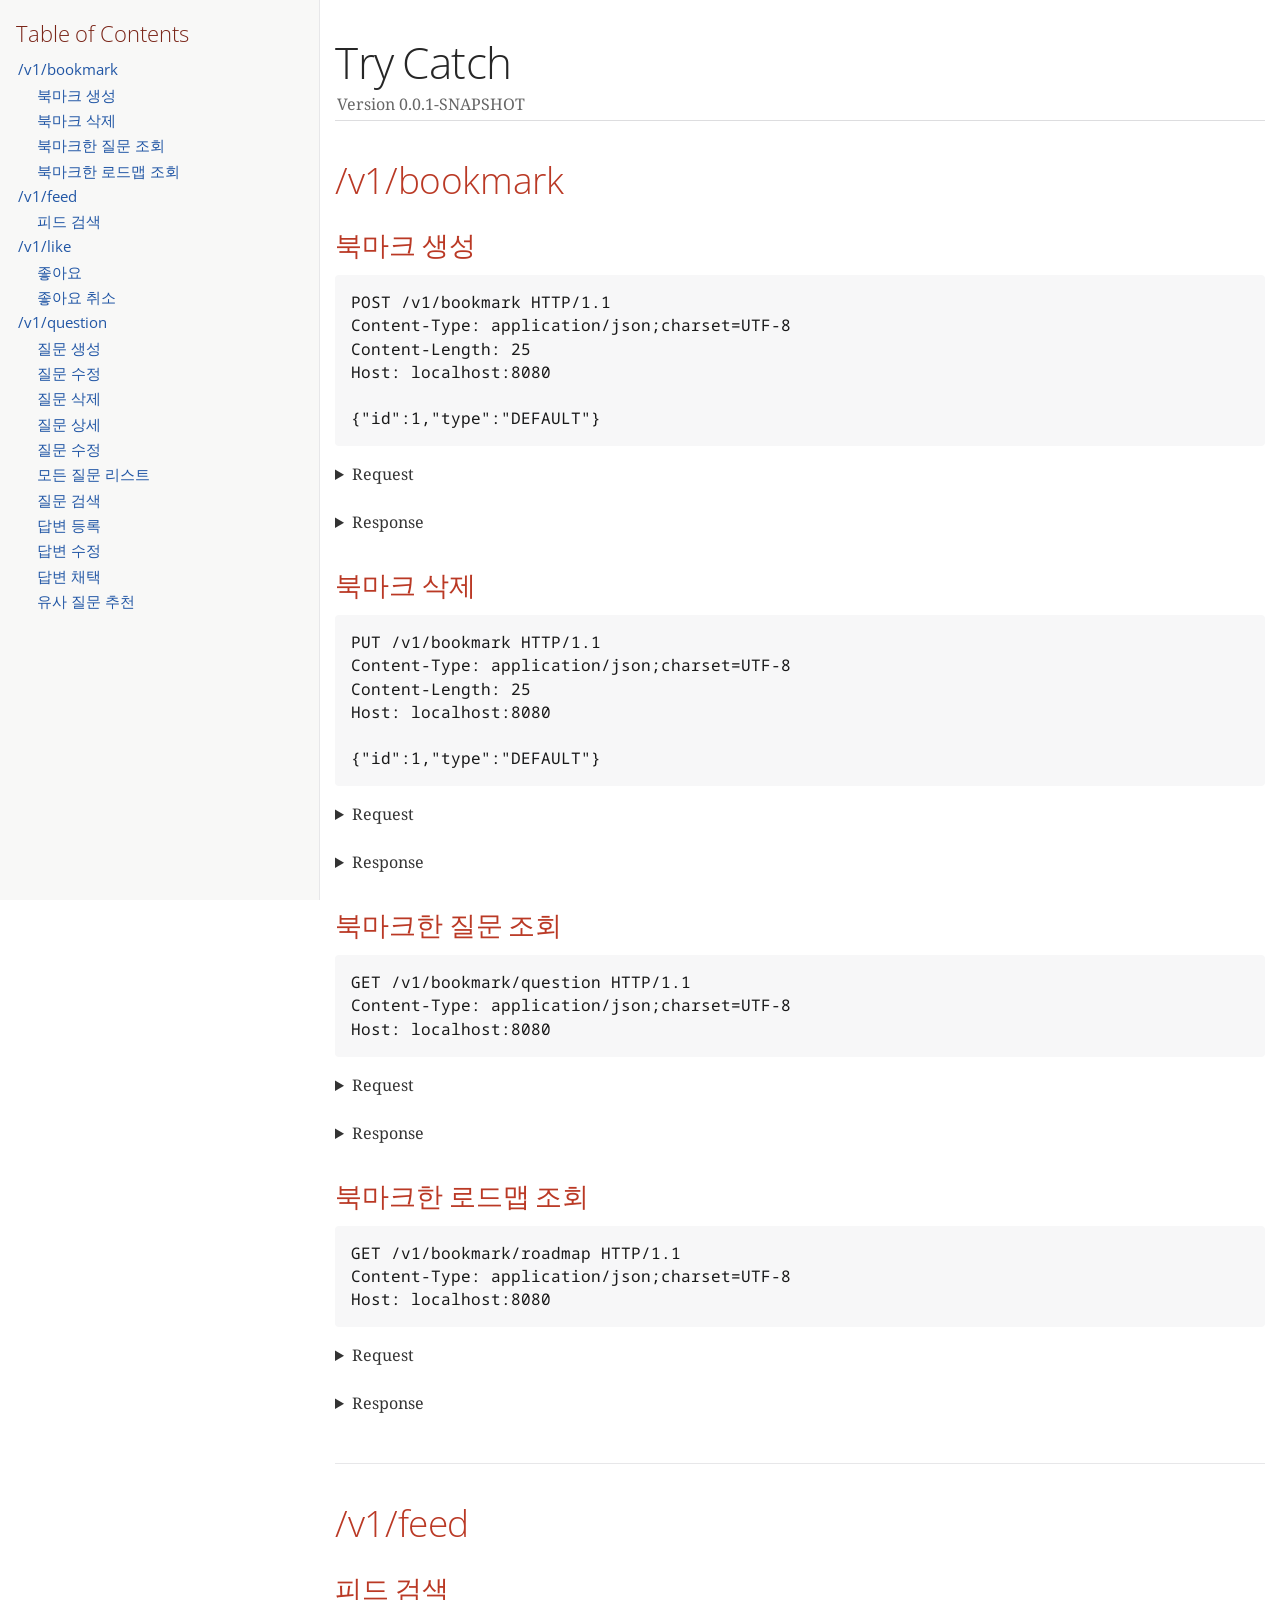
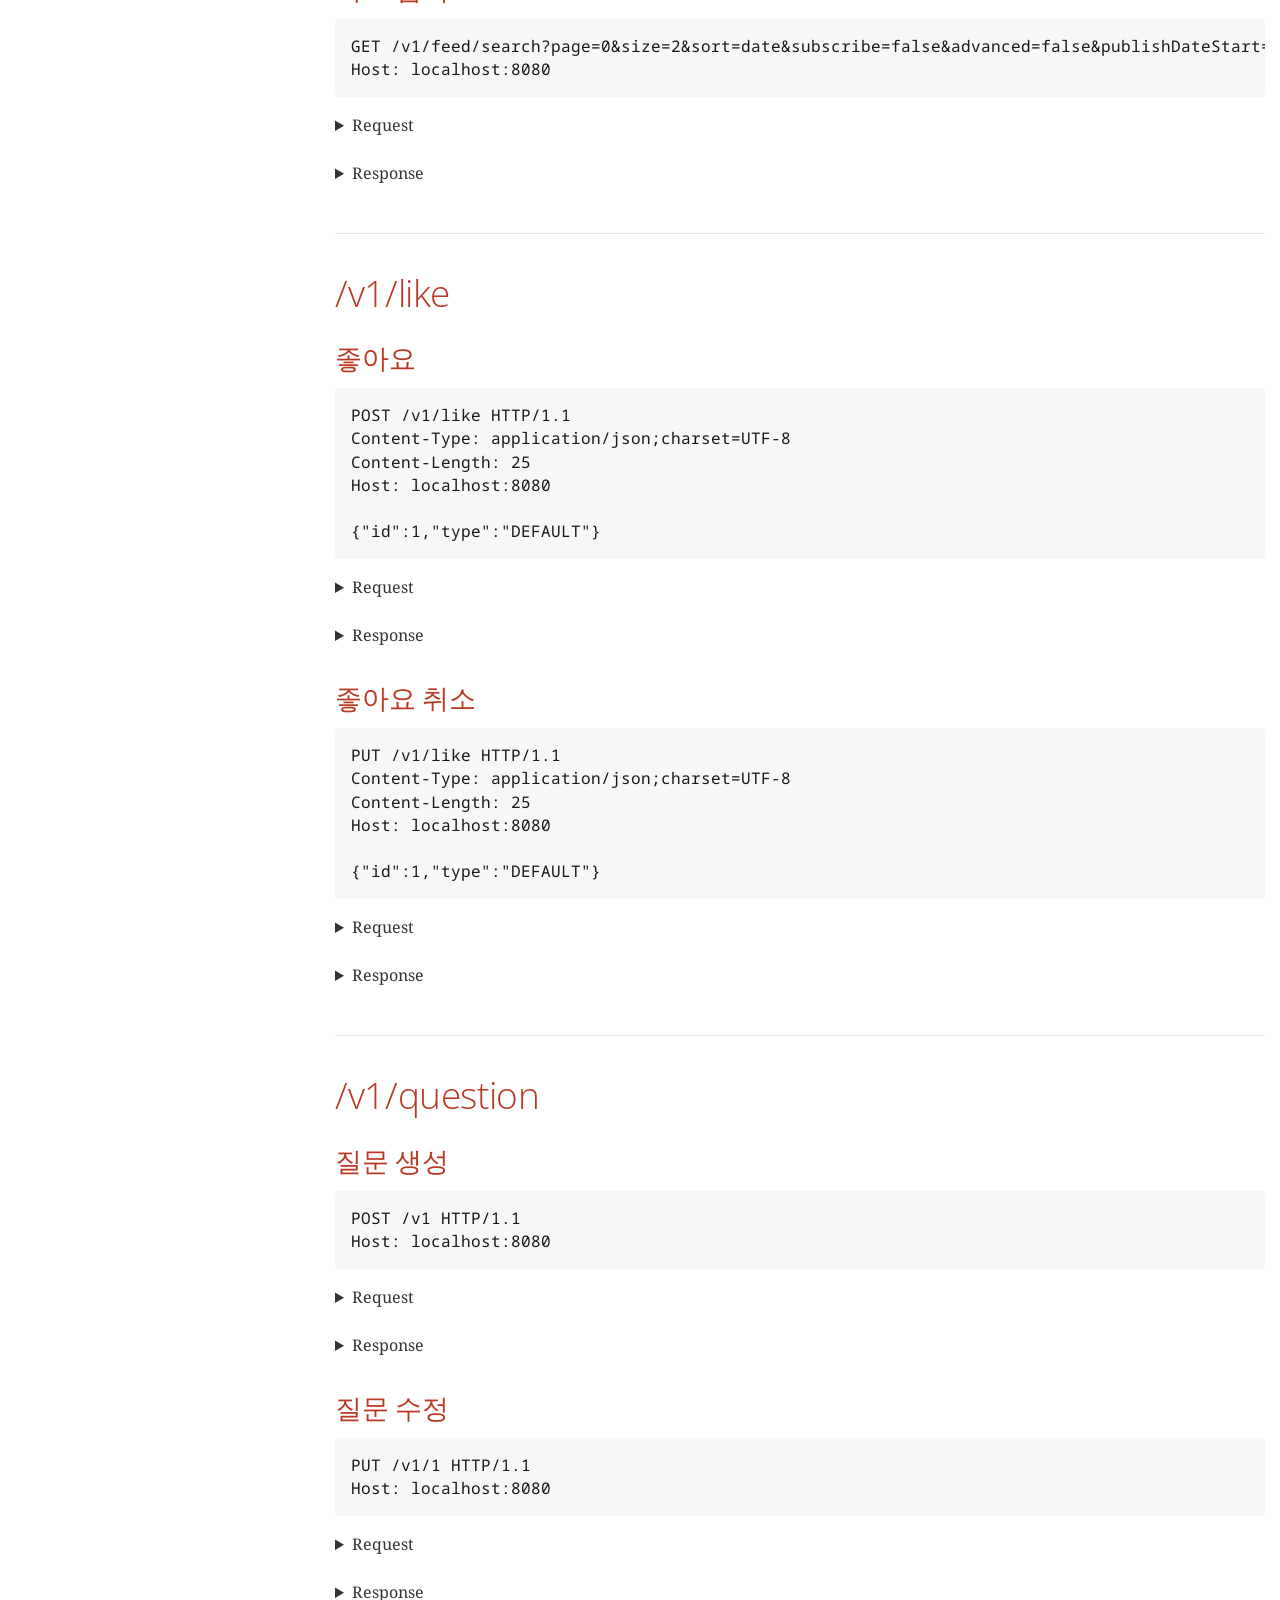
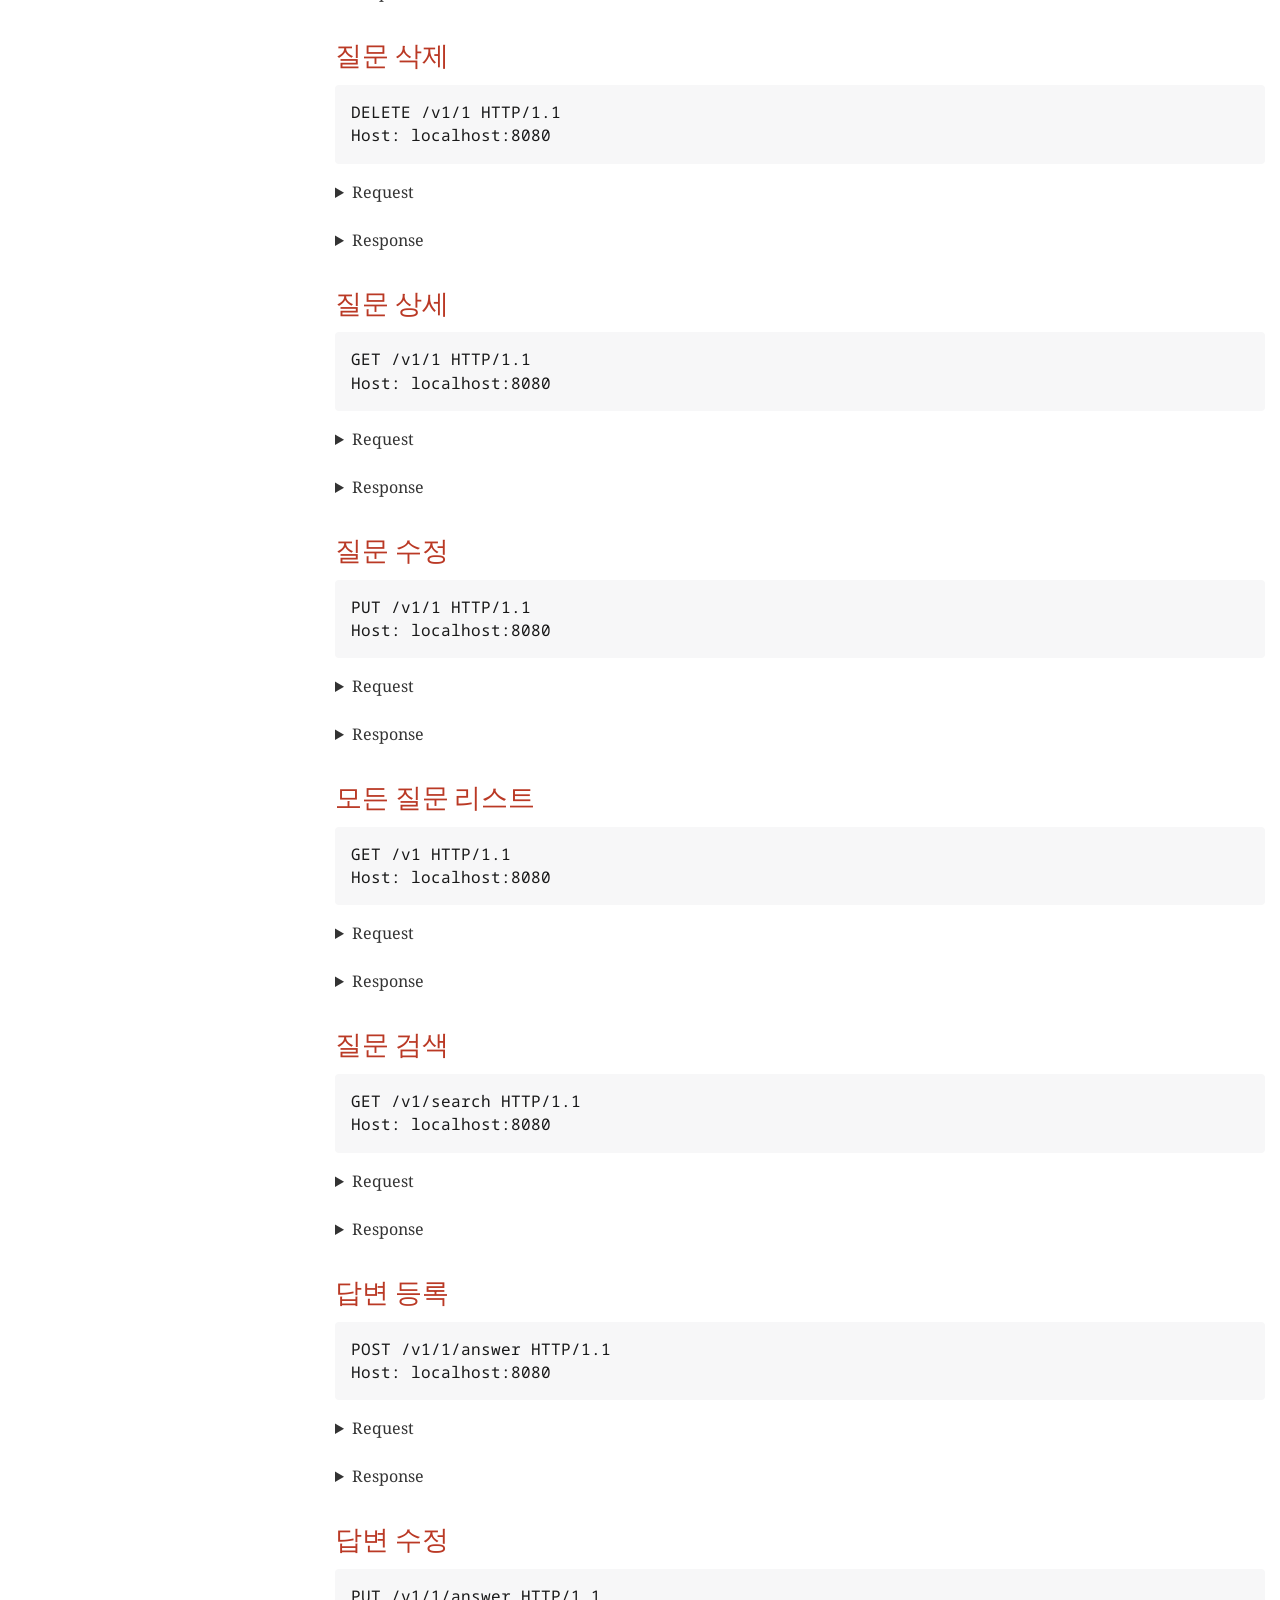
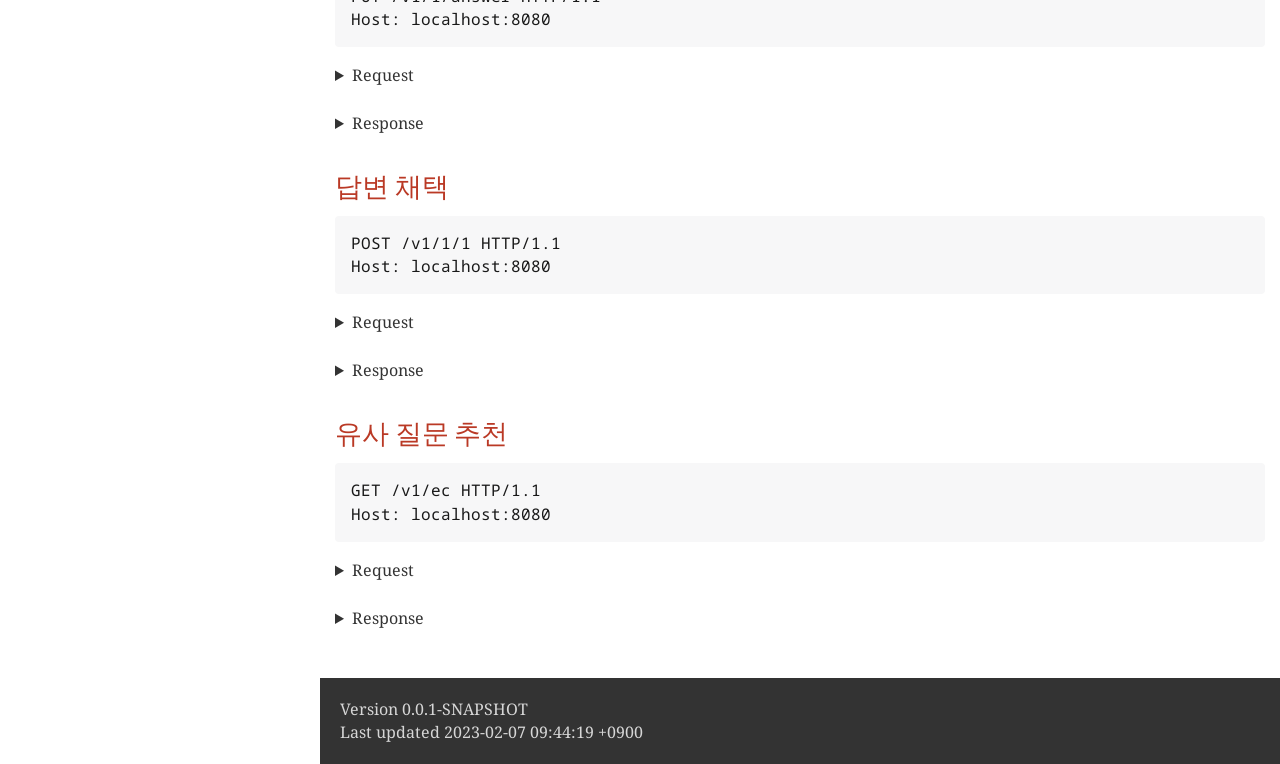
<file: TRY_CATCH/backend/src/main/resources/static/docs/index.html>
<!DOCTYPE html>
<html lang="en">
<head>
<meta charset="UTF-8">
<meta http-equiv="X-UA-Compatible" content="IE=edge">
<meta name="viewport" content="width=device-width, initial-scale=1.0">
<meta name="generator" content="Asciidoctor 2.0.10">
<title>Try Catch</title>
<link rel="stylesheet" href="https://fonts.googleapis.com/css?family=Open+Sans:300,300italic,400,400italic,600,600italic%7CNoto+Serif:400,400italic,700,700italic%7CDroid+Sans+Mono:400,700">
<style>
/* Asciidoctor default stylesheet | MIT License | https://asciidoctor.org */
/* Uncomment @import statement to use as custom stylesheet */
/*@import "https://fonts.googleapis.com/css?family=Open+Sans:300,300italic,400,400italic,600,600italic%7CNoto+Serif:400,400italic,700,700italic%7CDroid+Sans+Mono:400,700";*/
article,aside,details,figcaption,figure,footer,header,hgroup,main,nav,section{display:block}
audio,video{display:inline-block}
audio:not([controls]){display:none;height:0}
html{font-family:sans-serif;-ms-text-size-adjust:100%;-webkit-text-size-adjust:100%}
a{background:none}
a:focus{outline:thin dotted}
a:active,a:hover{outline:0}
h1{font-size:2em;margin:.67em 0}
abbr[title]{border-bottom:1px dotted}
b,strong{font-weight:bold}
dfn{font-style:italic}
hr{-moz-box-sizing:content-box;box-sizing:content-box;height:0}
mark{background:#ff0;color:#000}
code,kbd,pre,samp{font-family:monospace;font-size:1em}
pre{white-space:pre-wrap}
q{quotes:"\201C" "\201D" "\2018" "\2019"}
small{font-size:80%}
sub,sup{font-size:75%;line-height:0;position:relative;vertical-align:baseline}
sup{top:-.5em}
sub{bottom:-.25em}
img{border:0}
svg:not(:root){overflow:hidden}
figure{margin:0}
fieldset{border:1px solid silver;margin:0 2px;padding:.35em .625em .75em}
legend{border:0;padding:0}
button,input,select,textarea{font-family:inherit;font-size:100%;margin:0}
button,input{line-height:normal}
button,select{text-transform:none}
button,html input[type="button"],input[type="reset"],input[type="submit"]{-webkit-appearance:button;cursor:pointer}
button[disabled],html input[disabled]{cursor:default}
input[type="checkbox"],input[type="radio"]{box-sizing:border-box;padding:0}
button::-moz-focus-inner,input::-moz-focus-inner{border:0;padding:0}
textarea{overflow:auto;vertical-align:top}
table{border-collapse:collapse;border-spacing:0}
*,*::before,*::after{-moz-box-sizing:border-box;-webkit-box-sizing:border-box;box-sizing:border-box}
html,body{font-size:100%}
body{background:#fff;color:rgba(0,0,0,.8);padding:0;margin:0;font-family:"Noto Serif","DejaVu Serif",serif;font-weight:400;font-style:normal;line-height:1;position:relative;cursor:auto;tab-size:4;-moz-osx-font-smoothing:grayscale;-webkit-font-smoothing:antialiased}
a:hover{cursor:pointer}
img,object,embed{max-width:100%;height:auto}
object,embed{height:100%}
img{-ms-interpolation-mode:bicubic}
.left{float:left!important}
.right{float:right!important}
.text-left{text-align:left!important}
.text-right{text-align:right!important}
.text-center{text-align:center!important}
.text-justify{text-align:justify!important}
.hide{display:none}
img,object,svg{display:inline-block;vertical-align:middle}
textarea{height:auto;min-height:50px}
select{width:100%}
.center{margin-left:auto;margin-right:auto}
.stretch{width:100%}
.subheader,.admonitionblock td.content>.title,.audioblock>.title,.exampleblock>.title,.imageblock>.title,.listingblock>.title,.literalblock>.title,.stemblock>.title,.openblock>.title,.paragraph>.title,.quoteblock>.title,table.tableblock>.title,.verseblock>.title,.videoblock>.title,.dlist>.title,.olist>.title,.ulist>.title,.qlist>.title,.hdlist>.title{line-height:1.45;color:#7a2518;font-weight:400;margin-top:0;margin-bottom:.25em}
div,dl,dt,dd,ul,ol,li,h1,h2,h3,#toctitle,.sidebarblock>.content>.title,h4,h5,h6,pre,form,p,blockquote,th,td{margin:0;padding:0;direction:ltr}
a{color:#2156a5;text-decoration:underline;line-height:inherit}
a:hover,a:focus{color:#1d4b8f}
a img{border:0}
p{font-family:inherit;font-weight:400;font-size:1em;line-height:1.6;margin-bottom:1.25em;text-rendering:optimizeLegibility}
p aside{font-size:.875em;line-height:1.35;font-style:italic}
h1,h2,h3,#toctitle,.sidebarblock>.content>.title,h4,h5,h6{font-family:"Open Sans","DejaVu Sans",sans-serif;font-weight:300;font-style:normal;color:#ba3925;text-rendering:optimizeLegibility;margin-top:1em;margin-bottom:.5em;line-height:1.0125em}
h1 small,h2 small,h3 small,#toctitle small,.sidebarblock>.content>.title small,h4 small,h5 small,h6 small{font-size:60%;color:#e99b8f;line-height:0}
h1{font-size:2.125em}
h2{font-size:1.6875em}
h3,#toctitle,.sidebarblock>.content>.title{font-size:1.375em}
h4,h5{font-size:1.125em}
h6{font-size:1em}
hr{border:solid #dddddf;border-width:1px 0 0;clear:both;margin:1.25em 0 1.1875em;height:0}
em,i{font-style:italic;line-height:inherit}
strong,b{font-weight:bold;line-height:inherit}
small{font-size:60%;line-height:inherit}
code{font-family:"Droid Sans Mono","DejaVu Sans Mono",monospace;font-weight:400;color:rgba(0,0,0,.9)}
ul,ol,dl{font-size:1em;line-height:1.6;margin-bottom:1.25em;list-style-position:outside;font-family:inherit}
ul,ol{margin-left:1.5em}
ul li ul,ul li ol{margin-left:1.25em;margin-bottom:0;font-size:1em}
ul.square li ul,ul.circle li ul,ul.disc li ul{list-style:inherit}
ul.square{list-style-type:square}
ul.circle{list-style-type:circle}
ul.disc{list-style-type:disc}
ol li ul,ol li ol{margin-left:1.25em;margin-bottom:0}
dl dt{margin-bottom:.3125em;font-weight:bold}
dl dd{margin-bottom:1.25em}
abbr,acronym{text-transform:uppercase;font-size:90%;color:rgba(0,0,0,.8);border-bottom:1px dotted #ddd;cursor:help}
abbr{text-transform:none}
blockquote{margin:0 0 1.25em;padding:.5625em 1.25em 0 1.1875em;border-left:1px solid #ddd}
blockquote cite{display:block;font-size:.9375em;color:rgba(0,0,0,.6)}
blockquote cite::before{content:"\2014 \0020"}
blockquote cite a,blockquote cite a:visited{color:rgba(0,0,0,.6)}
blockquote,blockquote p{line-height:1.6;color:rgba(0,0,0,.85)}
@media screen and (min-width:768px){h1,h2,h3,#toctitle,.sidebarblock>.content>.title,h4,h5,h6{line-height:1.2}
h1{font-size:2.75em}
h2{font-size:2.3125em}
h3,#toctitle,.sidebarblock>.content>.title{font-size:1.6875em}
h4{font-size:1.4375em}}
table{background:#fff;margin-bottom:1.25em;border:solid 1px #dedede}
table thead,table tfoot{background:#f7f8f7}
table thead tr th,table thead tr td,table tfoot tr th,table tfoot tr td{padding:.5em .625em .625em;font-size:inherit;color:rgba(0,0,0,.8);text-align:left}
table tr th,table tr td{padding:.5625em .625em;font-size:inherit;color:rgba(0,0,0,.8)}
table tr.even,table tr.alt{background:#f8f8f7}
table thead tr th,table tfoot tr th,table tbody tr td,table tr td,table tfoot tr td{display:table-cell;line-height:1.6}
h1,h2,h3,#toctitle,.sidebarblock>.content>.title,h4,h5,h6{line-height:1.2;word-spacing:-.05em}
h1 strong,h2 strong,h3 strong,#toctitle strong,.sidebarblock>.content>.title strong,h4 strong,h5 strong,h6 strong{font-weight:400}
.clearfix::before,.clearfix::after,.float-group::before,.float-group::after{content:" ";display:table}
.clearfix::after,.float-group::after{clear:both}
:not(pre):not([class^=L])>code{font-size:.9375em;font-style:normal!important;letter-spacing:0;padding:.1em .5ex;word-spacing:-.15em;background:#f7f7f8;-webkit-border-radius:4px;border-radius:4px;line-height:1.45;text-rendering:optimizeSpeed;word-wrap:break-word}
:not(pre)>code.nobreak{word-wrap:normal}
:not(pre)>code.nowrap{white-space:nowrap}
pre{color:rgba(0,0,0,.9);font-family:"Droid Sans Mono","DejaVu Sans Mono",monospace;line-height:1.45;text-rendering:optimizeSpeed}
pre code,pre pre{color:inherit;font-size:inherit;line-height:inherit}
pre>code{display:block}
pre.nowrap,pre.nowrap pre{white-space:pre;word-wrap:normal}
em em{font-style:normal}
strong strong{font-weight:400}
.keyseq{color:rgba(51,51,51,.8)}
kbd{font-family:"Droid Sans Mono","DejaVu Sans Mono",monospace;display:inline-block;color:rgba(0,0,0,.8);font-size:.65em;line-height:1.45;background:#f7f7f7;border:1px solid #ccc;-webkit-border-radius:3px;border-radius:3px;-webkit-box-shadow:0 1px 0 rgba(0,0,0,.2),0 0 0 .1em white inset;box-shadow:0 1px 0 rgba(0,0,0,.2),0 0 0 .1em #fff inset;margin:0 .15em;padding:.2em .5em;vertical-align:middle;position:relative;top:-.1em;white-space:nowrap}
.keyseq kbd:first-child{margin-left:0}
.keyseq kbd:last-child{margin-right:0}
.menuseq,.menuref{color:#000}
.menuseq b:not(.caret),.menuref{font-weight:inherit}
.menuseq{word-spacing:-.02em}
.menuseq b.caret{font-size:1.25em;line-height:.8}
.menuseq i.caret{font-weight:bold;text-align:center;width:.45em}
b.button::before,b.button::after{position:relative;top:-1px;font-weight:400}
b.button::before{content:"[";padding:0 3px 0 2px}
b.button::after{content:"]";padding:0 2px 0 3px}
p a>code:hover{color:rgba(0,0,0,.9)}
#header,#content,#footnotes,#footer{width:100%;margin-left:auto;margin-right:auto;margin-top:0;margin-bottom:0;max-width:62.5em;*zoom:1;position:relative;padding-left:.9375em;padding-right:.9375em}
#header::before,#header::after,#content::before,#content::after,#footnotes::before,#footnotes::after,#footer::before,#footer::after{content:" ";display:table}
#header::after,#content::after,#footnotes::after,#footer::after{clear:both}
#content{margin-top:1.25em}
#content::before{content:none}
#header>h1:first-child{color:rgba(0,0,0,.85);margin-top:2.25rem;margin-bottom:0}
#header>h1:first-child+#toc{margin-top:8px;border-top:1px solid #dddddf}
#header>h1:only-child,body.toc2 #header>h1:nth-last-child(2){border-bottom:1px solid #dddddf;padding-bottom:8px}
#header .details{border-bottom:1px solid #dddddf;line-height:1.45;padding-top:.25em;padding-bottom:.25em;padding-left:.25em;color:rgba(0,0,0,.6);display:-ms-flexbox;display:-webkit-flex;display:flex;-ms-flex-flow:row wrap;-webkit-flex-flow:row wrap;flex-flow:row wrap}
#header .details span:first-child{margin-left:-.125em}
#header .details span.email a{color:rgba(0,0,0,.85)}
#header .details br{display:none}
#header .details br+span::before{content:"\00a0\2013\00a0"}
#header .details br+span.author::before{content:"\00a0\22c5\00a0";color:rgba(0,0,0,.85)}
#header .details br+span#revremark::before{content:"\00a0|\00a0"}
#header #revnumber{text-transform:capitalize}
#header #revnumber::after{content:"\00a0"}
#content>h1:first-child:not([class]){color:rgba(0,0,0,.85);border-bottom:1px solid #dddddf;padding-bottom:8px;margin-top:0;padding-top:1rem;margin-bottom:1.25rem}
#toc{border-bottom:1px solid #e7e7e9;padding-bottom:.5em}
#toc>ul{margin-left:.125em}
#toc ul.sectlevel0>li>a{font-style:italic}
#toc ul.sectlevel0 ul.sectlevel1{margin:.5em 0}
#toc ul{font-family:"Open Sans","DejaVu Sans",sans-serif;list-style-type:none}
#toc li{line-height:1.3334;margin-top:.3334em}
#toc a{text-decoration:none}
#toc a:active{text-decoration:underline}
#toctitle{color:#7a2518;font-size:1.2em}
@media screen and (min-width:768px){#toctitle{font-size:1.375em}
body.toc2{padding-left:15em;padding-right:0}
#toc.toc2{margin-top:0!important;background:#f8f8f7;position:fixed;width:15em;left:0;top:0;border-right:1px solid #e7e7e9;border-top-width:0!important;border-bottom-width:0!important;z-index:1000;padding:1.25em 1em;height:100%;overflow:auto}
#toc.toc2 #toctitle{margin-top:0;margin-bottom:.8rem;font-size:1.2em}
#toc.toc2>ul{font-size:.9em;margin-bottom:0}
#toc.toc2 ul ul{margin-left:0;padding-left:1em}
#toc.toc2 ul.sectlevel0 ul.sectlevel1{padding-left:0;margin-top:.5em;margin-bottom:.5em}
body.toc2.toc-right{padding-left:0;padding-right:15em}
body.toc2.toc-right #toc.toc2{border-right-width:0;border-left:1px solid #e7e7e9;left:auto;right:0}}
@media screen and (min-width:1280px){body.toc2{padding-left:20em;padding-right:0}
#toc.toc2{width:20em}
#toc.toc2 #toctitle{font-size:1.375em}
#toc.toc2>ul{font-size:.95em}
#toc.toc2 ul ul{padding-left:1.25em}
body.toc2.toc-right{padding-left:0;padding-right:20em}}
#content #toc{border-style:solid;border-width:1px;border-color:#e0e0dc;margin-bottom:1.25em;padding:1.25em;background:#f8f8f7;-webkit-border-radius:4px;border-radius:4px}
#content #toc>:first-child{margin-top:0}
#content #toc>:last-child{margin-bottom:0}
#footer{max-width:100%;background:rgba(0,0,0,.8);padding:1.25em}
#footer-text{color:rgba(255,255,255,.8);line-height:1.44}
#content{margin-bottom:.625em}
.sect1{padding-bottom:.625em}
@media screen and (min-width:768px){#content{margin-bottom:1.25em}
.sect1{padding-bottom:1.25em}}
.sect1:last-child{padding-bottom:0}
.sect1+.sect1{border-top:1px solid #e7e7e9}
#content h1>a.anchor,h2>a.anchor,h3>a.anchor,#toctitle>a.anchor,.sidebarblock>.content>.title>a.anchor,h4>a.anchor,h5>a.anchor,h6>a.anchor{position:absolute;z-index:1001;width:1.5ex;margin-left:-1.5ex;display:block;text-decoration:none!important;visibility:hidden;text-align:center;font-weight:400}
#content h1>a.anchor::before,h2>a.anchor::before,h3>a.anchor::before,#toctitle>a.anchor::before,.sidebarblock>.content>.title>a.anchor::before,h4>a.anchor::before,h5>a.anchor::before,h6>a.anchor::before{content:"\00A7";font-size:.85em;display:block;padding-top:.1em}
#content h1:hover>a.anchor,#content h1>a.anchor:hover,h2:hover>a.anchor,h2>a.anchor:hover,h3:hover>a.anchor,#toctitle:hover>a.anchor,.sidebarblock>.content>.title:hover>a.anchor,h3>a.anchor:hover,#toctitle>a.anchor:hover,.sidebarblock>.content>.title>a.anchor:hover,h4:hover>a.anchor,h4>a.anchor:hover,h5:hover>a.anchor,h5>a.anchor:hover,h6:hover>a.anchor,h6>a.anchor:hover{visibility:visible}
#content h1>a.link,h2>a.link,h3>a.link,#toctitle>a.link,.sidebarblock>.content>.title>a.link,h4>a.link,h5>a.link,h6>a.link{color:#ba3925;text-decoration:none}
#content h1>a.link:hover,h2>a.link:hover,h3>a.link:hover,#toctitle>a.link:hover,.sidebarblock>.content>.title>a.link:hover,h4>a.link:hover,h5>a.link:hover,h6>a.link:hover{color:#a53221}
details,.audioblock,.imageblock,.literalblock,.listingblock,.stemblock,.videoblock{margin-bottom:1.25em}
details>summary:first-of-type{cursor:pointer;display:list-item;outline:none;margin-bottom:.75em}
.admonitionblock td.content>.title,.audioblock>.title,.exampleblock>.title,.imageblock>.title,.listingblock>.title,.literalblock>.title,.stemblock>.title,.openblock>.title,.paragraph>.title,.quoteblock>.title,table.tableblock>.title,.verseblock>.title,.videoblock>.title,.dlist>.title,.olist>.title,.ulist>.title,.qlist>.title,.hdlist>.title{text-rendering:optimizeLegibility;text-align:left;font-family:"Noto Serif","DejaVu Serif",serif;font-size:1rem;font-style:italic}
table.tableblock.fit-content>caption.title{white-space:nowrap;width:0}
.paragraph.lead>p,#preamble>.sectionbody>[class="paragraph"]:first-of-type p{font-size:1.21875em;line-height:1.6;color:rgba(0,0,0,.85)}
table.tableblock #preamble>.sectionbody>[class="paragraph"]:first-of-type p{font-size:inherit}
.admonitionblock>table{border-collapse:separate;border:0;background:none;width:100%}
.admonitionblock>table td.icon{text-align:center;width:80px}
.admonitionblock>table td.icon img{max-width:none}
.admonitionblock>table td.icon .title{font-weight:bold;font-family:"Open Sans","DejaVu Sans",sans-serif;text-transform:uppercase}
.admonitionblock>table td.content{padding-left:1.125em;padding-right:1.25em;border-left:1px solid #dddddf;color:rgba(0,0,0,.6)}
.admonitionblock>table td.content>:last-child>:last-child{margin-bottom:0}
.exampleblock>.content{border-style:solid;border-width:1px;border-color:#e6e6e6;margin-bottom:1.25em;padding:1.25em;background:#fff;-webkit-border-radius:4px;border-radius:4px}
.exampleblock>.content>:first-child{margin-top:0}
.exampleblock>.content>:last-child{margin-bottom:0}
.sidebarblock{border-style:solid;border-width:1px;border-color:#dbdbd6;margin-bottom:1.25em;padding:1.25em;background:#f3f3f2;-webkit-border-radius:4px;border-radius:4px}
.sidebarblock>:first-child{margin-top:0}
.sidebarblock>:last-child{margin-bottom:0}
.sidebarblock>.content>.title{color:#7a2518;margin-top:0;text-align:center}
.exampleblock>.content>:last-child>:last-child,.exampleblock>.content .olist>ol>li:last-child>:last-child,.exampleblock>.content .ulist>ul>li:last-child>:last-child,.exampleblock>.content .qlist>ol>li:last-child>:last-child,.sidebarblock>.content>:last-child>:last-child,.sidebarblock>.content .olist>ol>li:last-child>:last-child,.sidebarblock>.content .ulist>ul>li:last-child>:last-child,.sidebarblock>.content .qlist>ol>li:last-child>:last-child{margin-bottom:0}
.literalblock pre,.listingblock>.content>pre{-webkit-border-radius:4px;border-radius:4px;word-wrap:break-word;overflow-x:auto;padding:1em;font-size:.8125em}
@media screen and (min-width:768px){.literalblock pre,.listingblock>.content>pre{font-size:.90625em}}
@media screen and (min-width:1280px){.literalblock pre,.listingblock>.content>pre{font-size:1em}}
.literalblock pre,.listingblock>.content>pre:not(.highlight),.listingblock>.content>pre[class="highlight"],.listingblock>.content>pre[class^="highlight "]{background:#f7f7f8}
.literalblock.output pre{color:#f7f7f8;background:rgba(0,0,0,.9)}
.listingblock>.content{position:relative}
.listingblock code[data-lang]::before{display:none;content:attr(data-lang);position:absolute;font-size:.75em;top:.425rem;right:.5rem;line-height:1;text-transform:uppercase;color:inherit;opacity:.5}
.listingblock:hover code[data-lang]::before{display:block}
.listingblock.terminal pre .command::before{content:attr(data-prompt);padding-right:.5em;color:inherit;opacity:.5}
.listingblock.terminal pre .command:not([data-prompt])::before{content:"$"}
.listingblock pre.highlightjs{padding:0}
.listingblock pre.highlightjs>code{padding:1em;-webkit-border-radius:4px;border-radius:4px}
.listingblock pre.prettyprint{border-width:0}
.prettyprint{background:#f7f7f8}
pre.prettyprint .linenums{line-height:1.45;margin-left:2em}
pre.prettyprint li{background:none;list-style-type:inherit;padding-left:0}
pre.prettyprint li code[data-lang]::before{opacity:1}
pre.prettyprint li:not(:first-child) code[data-lang]::before{display:none}
table.linenotable{border-collapse:separate;border:0;margin-bottom:0;background:none}
table.linenotable td[class]{color:inherit;vertical-align:top;padding:0;line-height:inherit;white-space:normal}
table.linenotable td.code{padding-left:.75em}
table.linenotable td.linenos{border-right:1px solid currentColor;opacity:.35;padding-right:.5em}
pre.pygments .lineno{border-right:1px solid currentColor;opacity:.35;display:inline-block;margin-right:.75em}
pre.pygments .lineno::before{content:"";margin-right:-.125em}
.quoteblock{margin:0 1em 1.25em 1.5em;display:table}
.quoteblock:not(.excerpt)>.title{margin-left:-1.5em;margin-bottom:.75em}
.quoteblock blockquote,.quoteblock p{color:rgba(0,0,0,.85);font-size:1.15rem;line-height:1.75;word-spacing:.1em;letter-spacing:0;font-style:italic;text-align:justify}
.quoteblock blockquote{margin:0;padding:0;border:0}
.quoteblock blockquote::before{content:"\201c";float:left;font-size:2.75em;font-weight:bold;line-height:.6em;margin-left:-.6em;color:#7a2518;text-shadow:0 1px 2px rgba(0,0,0,.1)}
.quoteblock blockquote>.paragraph:last-child p{margin-bottom:0}
.quoteblock .attribution{margin-top:.75em;margin-right:.5ex;text-align:right}
.verseblock{margin:0 1em 1.25em}
.verseblock pre{font-family:"Open Sans","DejaVu Sans",sans;font-size:1.15rem;color:rgba(0,0,0,.85);font-weight:300;text-rendering:optimizeLegibility}
.verseblock pre strong{font-weight:400}
.verseblock .attribution{margin-top:1.25rem;margin-left:.5ex}
.quoteblock .attribution,.verseblock .attribution{font-size:.9375em;line-height:1.45;font-style:italic}
.quoteblock .attribution br,.verseblock .attribution br{display:none}
.quoteblock .attribution cite,.verseblock .attribution cite{display:block;letter-spacing:-.025em;color:rgba(0,0,0,.6)}
.quoteblock.abstract blockquote::before,.quoteblock.excerpt blockquote::before,.quoteblock .quoteblock blockquote::before{display:none}
.quoteblock.abstract blockquote,.quoteblock.abstract p,.quoteblock.excerpt blockquote,.quoteblock.excerpt p,.quoteblock .quoteblock blockquote,.quoteblock .quoteblock p{line-height:1.6;word-spacing:0}
.quoteblock.abstract{margin:0 1em 1.25em;display:block}
.quoteblock.abstract>.title{margin:0 0 .375em;font-size:1.15em;text-align:center}
.quoteblock.excerpt>blockquote,.quoteblock .quoteblock{padding:0 0 .25em 1em;border-left:.25em solid #dddddf}
.quoteblock.excerpt,.quoteblock .quoteblock{margin-left:0}
.quoteblock.excerpt blockquote,.quoteblock.excerpt p,.quoteblock .quoteblock blockquote,.quoteblock .quoteblock p{color:inherit;font-size:1.0625rem}
.quoteblock.excerpt .attribution,.quoteblock .quoteblock .attribution{color:inherit;text-align:left;margin-right:0}
table.tableblock{max-width:100%;border-collapse:separate}
p.tableblock:last-child{margin-bottom:0}
td.tableblock>.content>:last-child{margin-bottom:-1.25em}
td.tableblock>.content>:last-child.sidebarblock{margin-bottom:0}
table.tableblock,th.tableblock,td.tableblock{border:0 solid #dedede}
table.grid-all>thead>tr>.tableblock,table.grid-all>tbody>tr>.tableblock{border-width:0 1px 1px 0}
table.grid-all>tfoot>tr>.tableblock{border-width:1px 1px 0 0}
table.grid-cols>*>tr>.tableblock{border-width:0 1px 0 0}
table.grid-rows>thead>tr>.tableblock,table.grid-rows>tbody>tr>.tableblock{border-width:0 0 1px}
table.grid-rows>tfoot>tr>.tableblock{border-width:1px 0 0}
table.grid-all>*>tr>.tableblock:last-child,table.grid-cols>*>tr>.tableblock:last-child{border-right-width:0}
table.grid-all>tbody>tr:last-child>.tableblock,table.grid-all>thead:last-child>tr>.tableblock,table.grid-rows>tbody>tr:last-child>.tableblock,table.grid-rows>thead:last-child>tr>.tableblock{border-bottom-width:0}
table.frame-all{border-width:1px}
table.frame-sides{border-width:0 1px}
table.frame-topbot,table.frame-ends{border-width:1px 0}
table.stripes-all tr,table.stripes-odd tr:nth-of-type(odd),table.stripes-even tr:nth-of-type(even),table.stripes-hover tr:hover{background:#f8f8f7}
th.halign-left,td.halign-left{text-align:left}
th.halign-right,td.halign-right{text-align:right}
th.halign-center,td.halign-center{text-align:center}
th.valign-top,td.valign-top{vertical-align:top}
th.valign-bottom,td.valign-bottom{vertical-align:bottom}
th.valign-middle,td.valign-middle{vertical-align:middle}
table thead th,table tfoot th{font-weight:bold}
tbody tr th{display:table-cell;line-height:1.6;background:#f7f8f7}
tbody tr th,tbody tr th p,tfoot tr th,tfoot tr th p{color:rgba(0,0,0,.8);font-weight:bold}
p.tableblock>code:only-child{background:none;padding:0}
p.tableblock{font-size:1em}
ol{margin-left:1.75em}
ul li ol{margin-left:1.5em}
dl dd{margin-left:1.125em}
dl dd:last-child,dl dd:last-child>:last-child{margin-bottom:0}
ol>li p,ul>li p,ul dd,ol dd,.olist .olist,.ulist .ulist,.ulist .olist,.olist .ulist{margin-bottom:.625em}
ul.checklist,ul.none,ol.none,ul.no-bullet,ol.no-bullet,ol.unnumbered,ul.unstyled,ol.unstyled{list-style-type:none}
ul.no-bullet,ol.no-bullet,ol.unnumbered{margin-left:.625em}
ul.unstyled,ol.unstyled{margin-left:0}
ul.checklist{margin-left:.625em}
ul.checklist li>p:first-child>.fa-square-o:first-child,ul.checklist li>p:first-child>.fa-check-square-o:first-child{width:1.25em;font-size:.8em;position:relative;bottom:.125em}
ul.checklist li>p:first-child>input[type="checkbox"]:first-child{margin-right:.25em}
ul.inline{display:-ms-flexbox;display:-webkit-box;display:flex;-ms-flex-flow:row wrap;-webkit-flex-flow:row wrap;flex-flow:row wrap;list-style:none;margin:0 0 .625em -1.25em}
ul.inline>li{margin-left:1.25em}
.unstyled dl dt{font-weight:400;font-style:normal}
ol.arabic{list-style-type:decimal}
ol.decimal{list-style-type:decimal-leading-zero}
ol.loweralpha{list-style-type:lower-alpha}
ol.upperalpha{list-style-type:upper-alpha}
ol.lowerroman{list-style-type:lower-roman}
ol.upperroman{list-style-type:upper-roman}
ol.lowergreek{list-style-type:lower-greek}
.hdlist>table,.colist>table{border:0;background:none}
.hdlist>table>tbody>tr,.colist>table>tbody>tr{background:none}
td.hdlist1,td.hdlist2{vertical-align:top;padding:0 .625em}
td.hdlist1{font-weight:bold;padding-bottom:1.25em}
.literalblock+.colist,.listingblock+.colist{margin-top:-.5em}
.colist td:not([class]):first-child{padding:.4em .75em 0;line-height:1;vertical-align:top}
.colist td:not([class]):first-child img{max-width:none}
.colist td:not([class]):last-child{padding:.25em 0}
.thumb,.th{line-height:0;display:inline-block;border:solid 4px #fff;-webkit-box-shadow:0 0 0 1px #ddd;box-shadow:0 0 0 1px #ddd}
.imageblock.left{margin:.25em .625em 1.25em 0}
.imageblock.right{margin:.25em 0 1.25em .625em}
.imageblock>.title{margin-bottom:0}
.imageblock.thumb,.imageblock.th{border-width:6px}
.imageblock.thumb>.title,.imageblock.th>.title{padding:0 .125em}
.image.left,.image.right{margin-top:.25em;margin-bottom:.25em;display:inline-block;line-height:0}
.image.left{margin-right:.625em}
.image.right{margin-left:.625em}
a.image{text-decoration:none;display:inline-block}
a.image object{pointer-events:none}
sup.footnote,sup.footnoteref{font-size:.875em;position:static;vertical-align:super}
sup.footnote a,sup.footnoteref a{text-decoration:none}
sup.footnote a:active,sup.footnoteref a:active{text-decoration:underline}
#footnotes{padding-top:.75em;padding-bottom:.75em;margin-bottom:.625em}
#footnotes hr{width:20%;min-width:6.25em;margin:-.25em 0 .75em;border-width:1px 0 0}
#footnotes .footnote{padding:0 .375em 0 .225em;line-height:1.3334;font-size:.875em;margin-left:1.2em;margin-bottom:.2em}
#footnotes .footnote a:first-of-type{font-weight:bold;text-decoration:none;margin-left:-1.05em}
#footnotes .footnote:last-of-type{margin-bottom:0}
#content #footnotes{margin-top:-.625em;margin-bottom:0;padding:.75em 0}
.gist .file-data>table{border:0;background:#fff;width:100%;margin-bottom:0}
.gist .file-data>table td.line-data{width:99%}
div.unbreakable{page-break-inside:avoid}
.big{font-size:larger}
.small{font-size:smaller}
.underline{text-decoration:underline}
.overline{text-decoration:overline}
.line-through{text-decoration:line-through}
.aqua{color:#00bfbf}
.aqua-background{background:#00fafa}
.black{color:#000}
.black-background{background:#000}
.blue{color:#0000bf}
.blue-background{background:#0000fa}
.fuchsia{color:#bf00bf}
.fuchsia-background{background:#fa00fa}
.gray{color:#606060}
.gray-background{background:#7d7d7d}
.green{color:#006000}
.green-background{background:#007d00}
.lime{color:#00bf00}
.lime-background{background:#00fa00}
.maroon{color:#600000}
.maroon-background{background:#7d0000}
.navy{color:#000060}
.navy-background{background:#00007d}
.olive{color:#606000}
.olive-background{background:#7d7d00}
.purple{color:#600060}
.purple-background{background:#7d007d}
.red{color:#bf0000}
.red-background{background:#fa0000}
.silver{color:#909090}
.silver-background{background:#bcbcbc}
.teal{color:#006060}
.teal-background{background:#007d7d}
.white{color:#bfbfbf}
.white-background{background:#fafafa}
.yellow{color:#bfbf00}
.yellow-background{background:#fafa00}
span.icon>.fa{cursor:default}
a span.icon>.fa{cursor:inherit}
.admonitionblock td.icon [class^="fa icon-"]{font-size:2.5em;text-shadow:1px 1px 2px rgba(0,0,0,.5);cursor:default}
.admonitionblock td.icon .icon-note::before{content:"\f05a";color:#19407c}
.admonitionblock td.icon .icon-tip::before{content:"\f0eb";text-shadow:1px 1px 2px rgba(155,155,0,.8);color:#111}
.admonitionblock td.icon .icon-warning::before{content:"\f071";color:#bf6900}
.admonitionblock td.icon .icon-caution::before{content:"\f06d";color:#bf3400}
.admonitionblock td.icon .icon-important::before{content:"\f06a";color:#bf0000}
.conum[data-value]{display:inline-block;color:#fff!important;background:rgba(0,0,0,.8);-webkit-border-radius:100px;border-radius:100px;text-align:center;font-size:.75em;width:1.67em;height:1.67em;line-height:1.67em;font-family:"Open Sans","DejaVu Sans",sans-serif;font-style:normal;font-weight:bold}
.conum[data-value] *{color:#fff!important}
.conum[data-value]+b{display:none}
.conum[data-value]::after{content:attr(data-value)}
pre .conum[data-value]{position:relative;top:-.125em}
b.conum *{color:inherit!important}
.conum:not([data-value]):empty{display:none}
dt,th.tableblock,td.content,div.footnote{text-rendering:optimizeLegibility}
h1,h2,p,td.content,span.alt{letter-spacing:-.01em}
p strong,td.content strong,div.footnote strong{letter-spacing:-.005em}
p,blockquote,dt,td.content,span.alt{font-size:1.0625rem}
p{margin-bottom:1.25rem}
.sidebarblock p,.sidebarblock dt,.sidebarblock td.content,p.tableblock{font-size:1em}
.exampleblock>.content{background:#fffef7;border-color:#e0e0dc;-webkit-box-shadow:0 1px 4px #e0e0dc;box-shadow:0 1px 4px #e0e0dc}
.print-only{display:none!important}
@page{margin:1.25cm .75cm}
@media print{*{-webkit-box-shadow:none!important;box-shadow:none!important;text-shadow:none!important}
html{font-size:80%}
a{color:inherit!important;text-decoration:underline!important}
a.bare,a[href^="#"],a[href^="mailto:"]{text-decoration:none!important}
a[href^="http:"]:not(.bare)::after,a[href^="https:"]:not(.bare)::after{content:"(" attr(href) ")";display:inline-block;font-size:.875em;padding-left:.25em}
abbr[title]::after{content:" (" attr(title) ")"}
pre,blockquote,tr,img,object,svg{page-break-inside:avoid}
thead{display:table-header-group}
svg{max-width:100%}
p,blockquote,dt,td.content{font-size:1em;orphans:3;widows:3}
h2,h3,#toctitle,.sidebarblock>.content>.title{page-break-after:avoid}
#toc,.sidebarblock,.exampleblock>.content{background:none!important}
#toc{border-bottom:1px solid #dddddf!important;padding-bottom:0!important}
body.book #header{text-align:center}
body.book #header>h1:first-child{border:0!important;margin:2.5em 0 1em}
body.book #header .details{border:0!important;display:block;padding:0!important}
body.book #header .details span:first-child{margin-left:0!important}
body.book #header .details br{display:block}
body.book #header .details br+span::before{content:none!important}
body.book #toc{border:0!important;text-align:left!important;padding:0!important;margin:0!important}
body.book #toc,body.book #preamble,body.book h1.sect0,body.book .sect1>h2{page-break-before:always}
.listingblock code[data-lang]::before{display:block}
#footer{padding:0 .9375em}
.hide-on-print{display:none!important}
.print-only{display:block!important}
.hide-for-print{display:none!important}
.show-for-print{display:inherit!important}}
@media print,amzn-kf8{#header>h1:first-child{margin-top:1.25rem}
.sect1{padding:0!important}
.sect1+.sect1{border:0}
#footer{background:none}
#footer-text{color:rgba(0,0,0,.6);font-size:.9em}}
@media amzn-kf8{#header,#content,#footnotes,#footer{padding:0}}
</style>
</head>
<body class="article toc2 toc-left">
<div id="header">
<h1>Try Catch</h1>
<div class="details">
<span id="revnumber">version 0.0.1-SNAPSHOT</span>
</div>
<div id="toc" class="toc2">
<div id="toctitle">Table of Contents</div>
<ul class="sectlevel1">
<li><a href="#_v1bookmark">/v1/bookmark</a>
<ul class="sectlevel2">
<li><a href="#_북마크_생성">북마크 생성</a></li>
<li><a href="#_북마크_삭제">북마크 삭제</a></li>
<li><a href="#_북마크한_질문_조회">북마크한 질문 조회</a></li>
<li><a href="#_북마크한_로드맵_조회">북마크한 로드맵 조회</a></li>
</ul>
</li>
<li><a href="#_v1feed">/v1/feed</a>
<ul class="sectlevel2">
<li><a href="#_피드_검색">피드 검색</a></li>
</ul>
</li>
<li><a href="#_v1like">/v1/like</a>
<ul class="sectlevel2">
<li><a href="#_좋아요">좋아요</a></li>
<li><a href="#_좋아요_취소">좋아요 취소</a></li>
</ul>
</li>
<li><a href="#_v1question">/v1/question</a>
<ul class="sectlevel2">
<li><a href="#_질문_생성">질문 생성</a></li>
<li><a href="#_질문_수정">질문 수정</a></li>
<li><a href="#_질문_삭제">질문 삭제</a></li>
<li><a href="#_질문_상세">질문 상세</a></li>
<li><a href="#_질문_수정_2">질문 수정</a></li>
<li><a href="#_모든_질문_리스트">모든 질문 리스트</a></li>
<li><a href="#_질문_검색">질문 검색</a></li>
<li><a href="#_답변_등록">답변 등록</a></li>
<li><a href="#_답변_수정">답변 수정</a></li>
<li><a href="#_답변_채택">답변 채택</a></li>
<li><a href="#_유사_질문_추천">유사 질문 추천</a></li>
</ul>
</li>
</ul>
</div>
</div>
<div id="content">
<div class="sect1">
<h2 id="_v1bookmark">/v1/bookmark</h2>
<div class="sectionbody">
<div class="sect2">
<h3 id="_북마크_생성">북마크 생성</h3>
<div class="listingblock">
<div class="content">
<pre class="highlight nowrap"><code class="language-http" data-lang="http">POST /v1/bookmark HTTP/1.1
Content-Type: application/json;charset=UTF-8
Content-Length: 25
Host: localhost:8080

{"id":1,"type":"DEFAULT"}</code></pre>
</div>
</div>
<details>
<summary class="title">Request</summary>
<div class="content">
<table class="tableblock frame-all grid-all stretch">
<caption class="title">Table 1. Headers</caption>
<colgroup>
<col style="width: 50%;">
<col style="width: 50%;">
</colgroup>
<thead>
<tr>
<th class="tableblock halign-left valign-top">Name</th>
<th class="tableblock halign-left valign-top">Description</th>
</tr>
</thead>
<tbody>
<tr>
<td class="tableblock halign-left valign-top"><p class="tableblock"><code>Authorization</code></p></td>
<td class="tableblock halign-left valign-top"><p class="tableblock">인증 토큰</p></td>
</tr>
</tbody>
</table>
</div>
</details>
<details>
<summary class="title">Response</summary>
<div class="content">
<div class="listingblock">
<div class="content">
<pre class="highlight nowrap"><code class="language-http" data-lang="http">HTTP/1.1 200 OK
Vary: Origin
Vary: Access-Control-Request-Method
Vary: Access-Control-Request-Headers
X-Content-Type-Options: nosniff
X-XSS-Protection: 1; mode=block
Cache-Control: no-cache, no-store, max-age=0, must-revalidate
Pragma: no-cache
Expires: 0
X-Frame-Options: DENY</code></pre>
</div>
</div>
</div>
</details>
</div>
<div class="sect2">
<h3 id="_북마크_삭제">북마크 삭제</h3>
<div class="listingblock">
<div class="content">
<pre class="highlight nowrap"><code class="language-http" data-lang="http">PUT /v1/bookmark HTTP/1.1
Content-Type: application/json;charset=UTF-8
Content-Length: 25
Host: localhost:8080

{"id":1,"type":"DEFAULT"}</code></pre>
</div>
</div>
<details>
<summary class="title">Request</summary>
<div class="content">
<table class="tableblock frame-all grid-all stretch">
<caption class="title">Table 2. Headers</caption>
<colgroup>
<col style="width: 50%;">
<col style="width: 50%;">
</colgroup>
<thead>
<tr>
<th class="tableblock halign-left valign-top">Name</th>
<th class="tableblock halign-left valign-top">Description</th>
</tr>
</thead>
<tbody>
<tr>
<td class="tableblock halign-left valign-top"><p class="tableblock"><code>Authorization</code></p></td>
<td class="tableblock halign-left valign-top"><p class="tableblock">인증 토큰</p></td>
</tr>
</tbody>
</table>
<table class="tableblock frame-all grid-all stretch">
<caption class="title">Table 3. Fields</caption>
<colgroup>
<col style="width: 33.3333%;">
<col style="width: 33.3333%;">
<col style="width: 33.3334%;">
</colgroup>
<thead>
<tr>
<th class="tableblock halign-left valign-top">Path</th>
<th class="tableblock halign-left valign-top">Type</th>
<th class="tableblock halign-left valign-top">Description</th>
</tr>
</thead>
<tbody>
<tr>
<td class="tableblock halign-left valign-top"><p class="tableblock"><code>id</code></p></td>
<td class="tableblock halign-left valign-top"><p class="tableblock"><code>number</code></p></td>
<td class="tableblock halign-left valign-top"><p class="tableblock">북마크할 대상의 PK 아이디</p></td>
</tr>
<tr>
<td class="tableblock halign-left valign-top"><p class="tableblock"><code>type</code></p></td>
<td class="tableblock halign-left valign-top"><p class="tableblock"><code>string</code></p></td>
<td class="tableblock halign-left valign-top"><p class="tableblock">북마크할 대상 타입 <code>QUESTION</code>, <code>ANSWER</code>, <code>FEED</code>, <code>ROADMAP</code>, <code>USER</code>, <code>DEFAULT</code></p></td>
</tr>
</tbody>
</table>
</div>
</details>
<details>
<summary class="title">Response</summary>
<div class="content">
<div class="listingblock">
<div class="content">
<pre class="highlight nowrap"><code class="language-http" data-lang="http">HTTP/1.1 200 OK
Vary: Origin
Vary: Access-Control-Request-Method
Vary: Access-Control-Request-Headers
X-Content-Type-Options: nosniff
X-XSS-Protection: 1; mode=block
Cache-Control: no-cache, no-store, max-age=0, must-revalidate
Pragma: no-cache
Expires: 0
X-Frame-Options: DENY</code></pre>
</div>
</div>
</div>
</details>
</div>
<div class="sect2">
<h3 id="_북마크한_질문_조회">북마크한 질문 조회</h3>
<div class="listingblock">
<div class="content">
<pre class="highlight nowrap"><code class="language-http" data-lang="http">GET /v1/bookmark/question HTTP/1.1
Content-Type: application/json;charset=UTF-8
Host: localhost:8080</code></pre>
</div>
</div>
<details>
<summary class="title">Request</summary>
<div class="content">
<table class="tableblock frame-all grid-all stretch">
<caption class="title">Table 4. Headers</caption>
<colgroup>
<col style="width: 50%;">
<col style="width: 50%;">
</colgroup>
<thead>
<tr>
<th class="tableblock halign-left valign-top">Name</th>
<th class="tableblock halign-left valign-top">Description</th>
</tr>
</thead>
<tbody>
<tr>
<td class="tableblock halign-left valign-top"><p class="tableblock"><code>Authorization</code></p></td>
<td class="tableblock halign-left valign-top"><p class="tableblock">인증 토큰</p></td>
</tr>
</tbody>
</table>
</div>
</details>
<details>
<summary class="title">Response</summary>
<div class="content">
<div class="listingblock">
<div class="content">
<pre class="highlight nowrap"><code class="language-http" data-lang="http">HTTP/1.1 200 OK
Vary: Origin
Vary: Access-Control-Request-Method
Vary: Access-Control-Request-Headers
Content-Type: application/json
X-Content-Type-Options: nosniff
X-XSS-Protection: 1; mode=block
Cache-Control: no-cache, no-store, max-age=0, must-revalidate
Pragma: no-cache
Expires: 0
X-Frame-Options: DENY
Content-Length: 2

[]</code></pre>
</div>
</div>
<table class="tableblock frame-all grid-all stretch">
<caption class="title">Table 5. Fields</caption>
<colgroup>
<col style="width: 33.3333%;">
<col style="width: 33.3333%;">
<col style="width: 33.3334%;">
</colgroup>
<thead>
<tr>
<th class="tableblock halign-left valign-top">Path</th>
<th class="tableblock halign-left valign-top">Type</th>
<th class="tableblock halign-left valign-top">Description</th>
</tr>
</thead>
<tbody>
<tr>
<td class="tableblock halign-left valign-top"><p class="tableblock"><code>[].questionId</code></p></td>
<td class="tableblock halign-left valign-top"><p class="tableblock"><code>number</code></p></td>
<td class="tableblock halign-left valign-top"><p class="tableblock">질문 고유 아이디</p></td>
</tr>
<tr>
<td class="tableblock halign-left valign-top"><p class="tableblock"><code>[].title</code></p></td>
<td class="tableblock halign-left valign-top"><p class="tableblock"><code>string</code></p></td>
<td class="tableblock halign-left valign-top"><p class="tableblock">질문 타이틀</p></td>
</tr>
<tr>
<td class="tableblock halign-left valign-top"><p class="tableblock"><code>[].content</code></p></td>
<td class="tableblock halign-left valign-top"><p class="tableblock"><code>string</code></p></td>
<td class="tableblock halign-left valign-top"><p class="tableblock">질문 내용</p></td>
</tr>
<tr>
<td class="tableblock halign-left valign-top"><p class="tableblock"><code>[].tags</code></p></td>
<td class="tableblock halign-left valign-top"><p class="tableblock"><code>string[]</code></p></td>
<td class="tableblock halign-left valign-top"><p class="tableblock">질문 태그 리스트</p></td>
</tr>
<tr>
<td class="tableblock halign-left valign-top"><p class="tableblock"><code>[].viewCount</code></p></td>
<td class="tableblock halign-left valign-top"><p class="tableblock"><code>number</code></p></td>
<td class="tableblock halign-left valign-top"><p class="tableblock">조회수</p></td>
</tr>
<tr>
<td class="tableblock halign-left valign-top"><p class="tableblock"><code>[].likeCount</code></p></td>
<td class="tableblock halign-left valign-top"><p class="tableblock"><code>number</code></p></td>
<td class="tableblock halign-left valign-top"><p class="tableblock">좋아요 수</p></td>
</tr>
<tr>
<td class="tableblock halign-left valign-top"><p class="tableblock"><code>[].answerCount</code></p></td>
<td class="tableblock halign-left valign-top"><p class="tableblock"><code>number</code></p></td>
<td class="tableblock halign-left valign-top"><p class="tableblock">답변 수</p></td>
</tr>
<tr>
<td class="tableblock halign-left valign-top"><p class="tableblock"><code>[].createAt</code></p></td>
<td class="tableblock halign-left valign-top"><p class="tableblock"><code>number</code></p></td>
<td class="tableblock halign-left valign-top"><p class="tableblock">timestamp milliseconds</p></td>
</tr>
</tbody>
</table>
</div>
</details>
</div>
<div class="sect2">
<h3 id="_북마크한_로드맵_조회">북마크한 로드맵 조회</h3>
<div class="listingblock">
<div class="content">
<pre class="highlight nowrap"><code class="language-http" data-lang="http">GET /v1/bookmark/roadmap HTTP/1.1
Content-Type: application/json;charset=UTF-8
Host: localhost:8080</code></pre>
</div>
</div>
<details>
<summary class="title">Request</summary>
<div class="content">
<table class="tableblock frame-all grid-all stretch">
<caption class="title">Table 6. Headers</caption>
<colgroup>
<col style="width: 50%;">
<col style="width: 50%;">
</colgroup>
<thead>
<tr>
<th class="tableblock halign-left valign-top">Name</th>
<th class="tableblock halign-left valign-top">Description</th>
</tr>
</thead>
<tbody>
<tr>
<td class="tableblock halign-left valign-top"><p class="tableblock"><code>Authorization</code></p></td>
<td class="tableblock halign-left valign-top"><p class="tableblock">인증 토큰</p></td>
</tr>
</tbody>
</table>
</div>
</details>
<details>
<summary class="title">Response</summary>
<div class="content">
<div class="listingblock">
<div class="content">
<pre class="highlight nowrap"><code class="language-http" data-lang="http">HTTP/1.1 200 OK
Vary: Origin
Vary: Access-Control-Request-Method
Vary: Access-Control-Request-Headers
Content-Type: application/json
X-Content-Type-Options: nosniff
X-XSS-Protection: 1; mode=block
Cache-Control: no-cache, no-store, max-age=0, must-revalidate
Pragma: no-cache
Expires: 0
X-Frame-Options: DENY
Content-Length: 2

[]</code></pre>
</div>
</div>
<table class="tableblock frame-all grid-all stretch">
<caption class="title">Table 7. Fields</caption>
<colgroup>
<col style="width: 33.3333%;">
<col style="width: 33.3333%;">
<col style="width: 33.3334%;">
</colgroup>
<thead>
<tr>
<th class="tableblock halign-left valign-top">Path</th>
<th class="tableblock halign-left valign-top">Type</th>
<th class="tableblock halign-left valign-top">Description</th>
</tr>
</thead>
<tbody>
<tr>
<td class="tableblock halign-left valign-top"><p class="tableblock"><code>[].roadmapId</code></p></td>
<td class="tableblock halign-left valign-top"><p class="tableblock"><code>Long</code></p></td>
<td class="tableblock halign-left valign-top"><p class="tableblock">로드맵 아이디</p></td>
</tr>
<tr>
<td class="tableblock halign-left valign-top"><p class="tableblock"><code>[].author</code></p></td>
<td class="tableblock halign-left valign-top"><p class="tableblock"><code>SimpleUserInfo</code></p></td>
<td class="tableblock halign-left valign-top"><p class="tableblock">작성자</p></td>
</tr>
<tr>
<td class="tableblock halign-left valign-top"><p class="tableblock"><code>[].author.userId</code></p></td>
<td class="tableblock halign-left valign-top"><p class="tableblock"><code>SimpleUserInfo</code></p></td>
<td class="tableblock halign-left valign-top"><p class="tableblock">작성자 아이디</p></td>
</tr>
<tr>
<td class="tableblock halign-left valign-top"><p class="tableblock"><code>[].author.userName</code></p></td>
<td class="tableblock halign-left valign-top"><p class="tableblock"><code>SimpleUserInfo</code></p></td>
<td class="tableblock halign-left valign-top"><p class="tableblock">작성자 닉네임</p></td>
</tr>
<tr>
<td class="tableblock halign-left valign-top"><p class="tableblock"><code>[].author.profileImage</code></p></td>
<td class="tableblock halign-left valign-top"><p class="tableblock"><code>SimpleUserInfo</code></p></td>
<td class="tableblock halign-left valign-top"><p class="tableblock">작성자 프로필 이미지</p></td>
</tr>
<tr>
<td class="tableblock halign-left valign-top"><p class="tableblock"><code>[].author.companyName</code></p></td>
<td class="tableblock halign-left valign-top"><p class="tableblock"><code>SimpleUserInfo</code></p></td>
<td class="tableblock halign-left valign-top"><p class="tableblock">작성자 인증 회사 이름</p></td>
</tr>
<tr>
<td class="tableblock halign-left valign-top"><p class="tableblock"><code>[].author.isFollowed</code></p></td>
<td class="tableblock halign-left valign-top"><p class="tableblock"><code>SimpleUserInfo</code></p></td>
<td class="tableblock halign-left valign-top"><p class="tableblock">요청자의 작성자 팔로우 여부</p></td>
</tr>
<tr>
<td class="tableblock halign-left valign-top"><p class="tableblock"><code>[].title</code></p></td>
<td class="tableblock halign-left valign-top"><p class="tableblock"><code>String</code></p></td>
<td class="tableblock halign-left valign-top"><p class="tableblock">로드맵 타이틀</p></td>
</tr>
<tr>
<td class="tableblock halign-left valign-top"><p class="tableblock"><code>[].tag</code></p></td>
<td class="tableblock halign-left valign-top"><p class="tableblock"><code>String</code></p></td>
<td class="tableblock halign-left valign-top"><p class="tableblock">로드맵 태그</p></td>
</tr>
<tr>
<td class="tableblock halign-left valign-top"><p class="tableblock"><code>[].nodes</code></p></td>
<td class="tableblock halign-left valign-top"><p class="tableblock"><code>String</code></p></td>
<td class="tableblock halign-left valign-top"><p class="tableblock">로드맵 노드 객체</p></td>
</tr>
<tr>
<td class="tableblock halign-left valign-top"><p class="tableblock"><code>[].edges</code></p></td>
<td class="tableblock halign-left valign-top"><p class="tableblock"><code>String</code></p></td>
<td class="tableblock halign-left valign-top"><p class="tableblock">로드맵 엣지 객체</p></td>
</tr>
<tr>
<td class="tableblock halign-left valign-top"><p class="tableblock"><code>[].likeCount</code></p></td>
<td class="tableblock halign-left valign-top"><p class="tableblock"><code>Integer</code></p></td>
<td class="tableblock halign-left valign-top"><p class="tableblock">좋아요 수</p></td>
</tr>
<tr>
<td class="tableblock halign-left valign-top"><p class="tableblock"><code>[].createdAt</code></p></td>
<td class="tableblock halign-left valign-top"><p class="tableblock"><code>Long</code></p></td>
<td class="tableblock halign-left valign-top"><p class="tableblock">생성일, timestamp millisecond</p></td>
</tr>
<tr>
<td class="tableblock halign-left valign-top"><p class="tableblock"><code>[].updatedAt</code></p></td>
<td class="tableblock halign-left valign-top"><p class="tableblock"><code>Long</code></p></td>
<td class="tableblock halign-left valign-top"><p class="tableblock">업데이트 일, timestamp millisecond</p></td>
</tr>
</tbody>
</table>
</div>
</details>
</div>
</div>
</div>
<div class="sect1">
<h2 id="_v1feed">/v1/feed</h2>
<div class="sectionbody">
<div class="sect2">
<h3 id="_피드_검색">피드 검색</h3>
<div class="listingblock">
<div class="content">
<pre class="highlight nowrap"><code class="language-http" data-lang="http">GET /v1/feed/search?page=0&amp;size=2&amp;sort=date&amp;subscribe=false&amp;advanced=false&amp;publishDateStart=2020-01-01&amp;publishDateEnd=2023-02-07&amp;query=react HTTP/1.1
Host: localhost:8080</code></pre>
</div>
</div>
<details>
<summary class="title">Request</summary>
<div class="content">
<table class="tableblock frame-all grid-all stretch">
<caption class="title">Table 8. Params</caption>
<colgroup>
<col style="width: 50%;">
<col style="width: 50%;">
</colgroup>
<thead>
<tr>
<th class="tableblock halign-left valign-top">Parameter</th>
<th class="tableblock halign-left valign-top">Description</th>
</tr>
</thead>
<tbody>
<tr>
<td class="tableblock halign-left valign-top"><p class="tableblock"><code>query</code></p></td>
<td class="tableblock halign-left valign-top"><p class="tableblock">검색어</p></td>
</tr>
<tr>
<td class="tableblock halign-left valign-top"><p class="tableblock"><code>page</code></p></td>
<td class="tableblock halign-left valign-top"><p class="tableblock">페이지</p></td>
</tr>
<tr>
<td class="tableblock halign-left valign-top"><p class="tableblock"><code>size</code></p></td>
<td class="tableblock halign-left valign-top"><p class="tableblock">페이지 사이즈</p></td>
</tr>
<tr>
<td class="tableblock halign-left valign-top"><p class="tableblock"><code>sort</code></p></td>
<td class="tableblock halign-left valign-top"><p class="tableblock">정렬</p></td>
</tr>
<tr>
<td class="tableblock halign-left valign-top"><p class="tableblock"><code>subscribe</code></p></td>
<td class="tableblock halign-left valign-top"><p class="tableblock">구독자 피드</p></td>
</tr>
<tr>
<td class="tableblock halign-left valign-top"><p class="tableblock"><code>advanced</code></p></td>
<td class="tableblock halign-left valign-top"><p class="tableblock">고급 검색</p></td>
</tr>
<tr>
<td class="tableblock halign-left valign-top"><p class="tableblock"><code>publishDateStart</code></p></td>
<td class="tableblock halign-left valign-top"><p class="tableblock">게시일 시작</p></td>
</tr>
<tr>
<td class="tableblock halign-left valign-top"><p class="tableblock"><code>publishDateEnd</code></p></td>
<td class="tableblock halign-left valign-top"><p class="tableblock">게시일 끝</p></td>
</tr>
</tbody>
</table>
<table class="tableblock frame-all grid-all stretch">
<caption class="title">Table 9. Headers</caption>
<colgroup>
<col style="width: 50%;">
<col style="width: 50%;">
</colgroup>
<thead>
<tr>
<th class="tableblock halign-left valign-top">Name</th>
<th class="tableblock halign-left valign-top">Description</th>
</tr>
</thead>
<tbody>
<tr>
<td class="tableblock halign-left valign-top"><p class="tableblock"><code>Authorization</code></p></td>
<td class="tableblock halign-left valign-top"><p class="tableblock">인증 토큰</p></td>
</tr>
</tbody>
</table>
</div>
</details>
<details>
<summary class="title">Response</summary>
<div class="content">
<div class="listingblock">
<div class="content">
<pre class="highlight nowrap"><code class="language-http" data-lang="http">HTTP/1.1 200 OK
Vary: Origin
Vary: Access-Control-Request-Method
Vary: Access-Control-Request-Headers
Content-Type: application/json
X-Content-Type-Options: nosniff
X-XSS-Protection: 1; mode=block
Cache-Control: no-cache, no-store, max-age=0, must-revalidate
Pragma: no-cache
Expires: 0
X-Frame-Options: DENY
Content-Length: 2641

{"feedList":[{"feedId":"OjczC4YBmIH32gln4qKD","title":"React의 시작","summary":"안녕하세요? 씨앤텍시스템즈 강희수 연구원입니다. 이번 포스트에서는 React로 간단한 애플리케이션을 생성해보려고 합니다. React의 시작 React는 Single Page Application으로 각각의 페이지가 명확하게 나뉘어져 있는 특징을 가지고 있습니다. 첫 애플리케이션이라고 불리는 것이 구글의 Gmail인데요, Gmail을 보면 '웹 사이트' 보다는 '애플리케이션'이라는 느낌을 받습니다. 웹 애플리케이션은 데이터가 정말 많은데, 데이터를 바꾸면 화면도 함께 바뀌어야 합니다. 이러한 동적인 기능을 웹 사이트로 구현하기에는 굉장한 어려움이 있습니다. 그 문제를 해결하기 위해 Single Page Application 프로그램이 나오기 시작하였습니다. 페이스북은 React를 만들었습니다. 이로써 데이..","companyName":"씨앤텍시스템즈","logoSrc":"씨앤텍시스템즈","createAt":"2022-09-30","url":"https://cntechsystems.tistory.com/160","tags":[],"keywords":["전문가","업데이트","제공","인덱스","애니메이션","언급","엔지니어","인증서","접근","인공지능"],"isBookmarked":false,"thumbnailImage":"https://img1.daumcdn.net/thumb/R800x0/?scode=mtistory2&amp;fname=https%3A%2F%2Fblog.kakaocdn.net%2Fdn%2FBxZod%2FbtrNuKWJnUl%2Fp92W6BsmZqPBhyNfVtJHB1%2Fimg.png"},{"feedId":"WjczC4YBmIH32gln4qKD","title":"[get Server!] 광고개발팀 소개","summary":"다수의 대형 IT업체들의 핵심 비즈니스 모델 광고!대용량의 트래픽과 광고 예산을 다루는 SSP(Supply-Side Platform)부터 DSP(Demand Side Platform)까지 AdTech(Advertising과 Tech의 합성어) 전반을 다루는 플랫폼 개발을 경험할 수 있는 팀입니다. 카카오와 카카오 공동체는 물론 외부 매체의 트래픽을 SSP(AdFit)를 통해 관리하고 매체의 수익을 높이기 위한 플랫폼 개발을 하고, 이러한 대용량이 트래픽에 광고하는 사업자들의 광고 효율을 높이기 위한 DSP 플랫폼 개발을 합니다.Ad","companyName":"카카오","logoSrc":"카카오","createAt":"2022-09-05","url":"https://tech.kakao.com/2022/09/05/ad-dev-team/","tags":["2022_blind","blind-recruitment","get-server","recruitment"],"keywords":["커뮤니케이션","블록체인","구성원","인터페이스","인공지능","인덱스","데이터베이스","애플리케이션","어플리케이션","업데이트"],"isBookmarked":false,"thumbnailImage":"https://tech.kakao.com/wp-content/uploads/2022/02/techblog-contents.png"}]}</code></pre>
</div>
</div>
<table class="tableblock frame-all grid-all stretch">
<colgroup>
<col style="width: 33.3333%;">
<col style="width: 33.3333%;">
<col style="width: 33.3334%;">
</colgroup>
<thead>
<tr>
<th class="tableblock halign-left valign-top">Path</th>
<th class="tableblock halign-left valign-top">Type</th>
<th class="tableblock halign-left valign-top">Description</th>
</tr>
</thead>
<tbody>
<tr>
<td class="tableblock halign-left valign-top"><p class="tableblock"><code>feedList.[].feedId</code></p></td>
<td class="tableblock halign-left valign-top"><p class="tableblock"><code>String</code></p></td>
<td class="tableblock halign-left valign-top"><p class="tableblock">피드 아이디</p></td>
</tr>
<tr>
<td class="tableblock halign-left valign-top"><p class="tableblock"><code>feedList.[].title</code></p></td>
<td class="tableblock halign-left valign-top"><p class="tableblock"><code>String</code></p></td>
<td class="tableblock halign-left valign-top"><p class="tableblock">피드 제목</p></td>
</tr>
<tr>
<td class="tableblock halign-left valign-top"><p class="tableblock"><code>feedList.[].summary</code></p></td>
<td class="tableblock halign-left valign-top"><p class="tableblock"><code>String</code></p></td>
<td class="tableblock halign-left valign-top"><p class="tableblock">피드 요약</p></td>
</tr>
<tr>
<td class="tableblock halign-left valign-top"><p class="tableblock"><code>feedList.[].companyName</code></p></td>
<td class="tableblock halign-left valign-top"><p class="tableblock"><code>String</code></p></td>
<td class="tableblock halign-left valign-top"><p class="tableblock">피드 회사</p></td>
</tr>
<tr>
<td class="tableblock halign-left valign-top"><p class="tableblock"><code>feedList.[].logoSrc</code></p></td>
<td class="tableblock halign-left valign-top"><p class="tableblock"><code>String</code></p></td>
<td class="tableblock halign-left valign-top"><p class="tableblock">피드 로고</p></td>
</tr>
<tr>
<td class="tableblock halign-left valign-top"><p class="tableblock"><code>feedList.[].createAt</code></p></td>
<td class="tableblock halign-left valign-top"><p class="tableblock"><code>String</code></p></td>
<td class="tableblock halign-left valign-top"><p class="tableblock">피드 생성일</p></td>
</tr>
<tr>
<td class="tableblock halign-left valign-top"><p class="tableblock"><code>feedList.[].url</code></p></td>
<td class="tableblock halign-left valign-top"><p class="tableblock"><code>String</code></p></td>
<td class="tableblock halign-left valign-top"><p class="tableblock">피드 링크</p></td>
</tr>
<tr>
<td class="tableblock halign-left valign-top"><p class="tableblock"><code>feedList.[].tags</code></p></td>
<td class="tableblock halign-left valign-top"><p class="tableblock"><code>Array</code></p></td>
<td class="tableblock halign-left valign-top"><p class="tableblock">피드 태그</p></td>
</tr>
<tr>
<td class="tableblock halign-left valign-top"><p class="tableblock"><code>feedList.[].keywords</code></p></td>
<td class="tableblock halign-left valign-top"><p class="tableblock"><code>Array</code></p></td>
<td class="tableblock halign-left valign-top"><p class="tableblock">피드 키워드</p></td>
</tr>
<tr>
<td class="tableblock halign-left valign-top"><p class="tableblock"><code>feedList.[].isBookmarked</code></p></td>
<td class="tableblock halign-left valign-top"><p class="tableblock"><code>Boolean</code></p></td>
<td class="tableblock halign-left valign-top"><p class="tableblock">북마크 여부</p></td>
</tr>
<tr>
<td class="tableblock halign-left valign-top"><p class="tableblock"><code>feedList.[].thumbnailImage</code></p></td>
<td class="tableblock halign-left valign-top"><p class="tableblock"><code>String</code></p></td>
<td class="tableblock halign-left valign-top"><p class="tableblock">썸네일 이미지</p></td>
</tr>
</tbody>
</table>
</div>
</details>
</div>
</div>
</div>
<div class="sect1">
<h2 id="_v1like">/v1/like</h2>
<div class="sectionbody">
<div class="sect2">
<h3 id="_좋아요">좋아요</h3>
<div class="listingblock">
<div class="content">
<pre class="highlight nowrap"><code class="language-http" data-lang="http">POST /v1/like HTTP/1.1
Content-Type: application/json;charset=UTF-8
Content-Length: 25
Host: localhost:8080

{"id":1,"type":"DEFAULT"}</code></pre>
</div>
</div>
<details>
<summary class="title">Request</summary>
<div class="content">
<table class="tableblock frame-all grid-all stretch">
<caption class="title">Table 10. Fields</caption>
<colgroup>
<col style="width: 33.3333%;">
<col style="width: 33.3333%;">
<col style="width: 33.3334%;">
</colgroup>
<thead>
<tr>
<th class="tableblock halign-left valign-top">Path</th>
<th class="tableblock halign-left valign-top">Type</th>
<th class="tableblock halign-left valign-top">Description</th>
</tr>
</thead>
<tbody>
<tr>
<td class="tableblock halign-left valign-top"><p class="tableblock"><code>id</code></p></td>
<td class="tableblock halign-left valign-top"><p class="tableblock"><code>Number</code></p></td>
<td class="tableblock halign-left valign-top"><p class="tableblock">좋아요를 누를 대상의 id</p></td>
</tr>
<tr>
<td class="tableblock halign-left valign-top"><p class="tableblock"><code>type</code></p></td>
<td class="tableblock halign-left valign-top"><p class="tableblock"><code>String</code></p></td>
<td class="tableblock halign-left valign-top"><p class="tableblock">좋아요를 누를 대상의 타입 <code>QUESTION</code>, <code>ANSWER</code>, <code>FEED</code>, <code>ROADMAP</code>, <code>USER</code>, <code>DEFAULT</code></p></td>
</tr>
</tbody>
</table>
<table class="tableblock frame-all grid-all stretch">
<caption class="title">Table 11. Headers</caption>
<colgroup>
<col style="width: 50%;">
<col style="width: 50%;">
</colgroup>
<thead>
<tr>
<th class="tableblock halign-left valign-top">Name</th>
<th class="tableblock halign-left valign-top">Description</th>
</tr>
</thead>
<tbody>
<tr>
<td class="tableblock halign-left valign-top"><p class="tableblock"><code>Authorization</code></p></td>
<td class="tableblock halign-left valign-top"><p class="tableblock">JWT 토큰</p></td>
</tr>
</tbody>
</table>
</div>
</details>
<details>
<summary class="title">Response</summary>
<div class="content">
<div class="listingblock">
<div class="content">
<pre class="highlight nowrap"><code class="language-http" data-lang="http">HTTP/1.1 200 OK
Vary: Origin
Vary: Access-Control-Request-Method
Vary: Access-Control-Request-Headers
X-Content-Type-Options: nosniff
X-XSS-Protection: 1; mode=block
Cache-Control: no-cache, no-store, max-age=0, must-revalidate
Pragma: no-cache
Expires: 0
X-Frame-Options: DENY</code></pre>
</div>
</div>
</div>
</details>
</div>
<div class="sect2">
<h3 id="_좋아요_취소">좋아요 취소</h3>
<div class="listingblock">
<div class="content">
<pre class="highlight nowrap"><code class="language-http" data-lang="http">PUT /v1/like HTTP/1.1
Content-Type: application/json;charset=UTF-8
Content-Length: 25
Host: localhost:8080

{"id":1,"type":"DEFAULT"}</code></pre>
</div>
</div>
<details>
<summary class="title">Request</summary>
<div class="content">
<table class="tableblock frame-all grid-all stretch">
<caption class="title">Table 12. Fields</caption>
<colgroup>
<col style="width: 33.3333%;">
<col style="width: 33.3333%;">
<col style="width: 33.3334%;">
</colgroup>
<thead>
<tr>
<th class="tableblock halign-left valign-top">Path</th>
<th class="tableblock halign-left valign-top">Type</th>
<th class="tableblock halign-left valign-top">Description</th>
</tr>
</thead>
<tbody>
<tr>
<td class="tableblock halign-left valign-top"><p class="tableblock"><code>id</code></p></td>
<td class="tableblock halign-left valign-top"><p class="tableblock"><code>Number</code></p></td>
<td class="tableblock halign-left valign-top"><p class="tableblock">좋아요를 취소할 대상의 id</p></td>
</tr>
<tr>
<td class="tableblock halign-left valign-top"><p class="tableblock"><code>type</code></p></td>
<td class="tableblock halign-left valign-top"><p class="tableblock"><code>String</code></p></td>
<td class="tableblock halign-left valign-top"><p class="tableblock">좋아요를 취소할 대상의 타입 <code>QUESTION</code>, <code>ANSWER</code>, <code>FEED</code>, <code>ROADMAP</code>, <code>USER</code>, <code>DEFAULT</code></p></td>
</tr>
</tbody>
</table>
<table class="tableblock frame-all grid-all stretch">
<caption class="title">Table 13. Headers</caption>
<colgroup>
<col style="width: 50%;">
<col style="width: 50%;">
</colgroup>
<thead>
<tr>
<th class="tableblock halign-left valign-top">Name</th>
<th class="tableblock halign-left valign-top">Description</th>
</tr>
</thead>
<tbody>
<tr>
<td class="tableblock halign-left valign-top"><p class="tableblock"><code>Authorization</code></p></td>
<td class="tableblock halign-left valign-top"><p class="tableblock">JWT 토큰</p></td>
</tr>
</tbody>
</table>
</div>
</details>
<details>
<summary class="title">Response</summary>
<div class="content">
<div class="listingblock">
<div class="content">
<pre class="highlight nowrap"><code class="language-http" data-lang="http">HTTP/1.1 200 OK
Vary: Origin
Vary: Access-Control-Request-Method
Vary: Access-Control-Request-Headers
X-Content-Type-Options: nosniff
X-XSS-Protection: 1; mode=block
Cache-Control: no-cache, no-store, max-age=0, must-revalidate
Pragma: no-cache
Expires: 0
X-Frame-Options: DENY</code></pre>
</div>
</div>
</div>
</details>
</div>
</div>
</div>
<div class="sect1">
<h2 id="_v1question">/v1/question</h2>
<div class="sectionbody">
<div class="sect2">
<h3 id="_질문_생성">질문 생성</h3>
<div class="listingblock">
<div class="content">
<pre class="highlight nowrap"><code class="language-http" data-lang="http">POST /v1 HTTP/1.1
Host: localhost:8080</code></pre>
</div>
</div>
<details>
<summary class="title">Request</summary>
<div class="content">
<div class="paragraph">
<div class="title">Params</div>
<p>include::/home/bogyie/IdeaProjects/trycatch/build/generated-snippets
.Headers
include::/home/bogyie/IdeaProjects/trycatch/build/generated-snippets</p>
</div>
</div>
</details>
<details>
<summary class="title">Response</summary>
<div class="content">
<div class="paragraph">
<p>include::/home/bogyie/IdeaProjects/trycatch/build/generated-snippets
include::/home/bogyie/IdeaProjects/trycatch/build/generated-snippets</p>
</div>
</div>
</details>
</div>
<div class="sect2">
<h3 id="_질문_수정">질문 수정</h3>
<div class="listingblock">
<div class="content">
<pre class="highlight nowrap"><code class="language-http" data-lang="http">PUT /v1/1 HTTP/1.1
Host: localhost:8080</code></pre>
</div>
</div>
<details>
<summary class="title">Request</summary>
<div class="content">
<div class="paragraph">
<div class="title">Params</div>
<p>include::/home/bogyie/IdeaProjects/trycatch/build/generated-snippets
.Headers
include::/home/bogyie/IdeaProjects/trycatch/build/generated-snippets</p>
</div>
</div>
</details>
<details>
<summary class="title">Response</summary>
<div class="content">
<div class="paragraph">
<p>include::/home/bogyie/IdeaProjects/trycatch/build/generated-snippets
include::/home/bogyie/IdeaProjects/trycatch/build/generated-snippets</p>
</div>
</div>
</details>
</div>
<div class="sect2">
<h3 id="_질문_삭제">질문 삭제</h3>
<div class="listingblock">
<div class="content">
<pre class="highlight nowrap"><code class="language-http" data-lang="http">DELETE /v1/1 HTTP/1.1
Host: localhost:8080</code></pre>
</div>
</div>
<details>
<summary class="title">Request</summary>
<div class="content">
<div class="paragraph">
<div class="title">Params</div>
<p>include::/home/bogyie/IdeaProjects/trycatch/build/generated-snippets
.Headers
include::/home/bogyie/IdeaProjects/trycatch/build/generated-snippets</p>
</div>
</div>
</details>
<details>
<summary class="title">Response</summary>
<div class="content">
<div class="paragraph">
<p>include::/home/bogyie/IdeaProjects/trycatch/build/generated-snippets
include::/home/bogyie/IdeaProjects/trycatch/build/generated-snippets</p>
</div>
</div>
</details>
</div>
<div class="sect2">
<h3 id="_질문_상세">질문 상세</h3>
<div class="listingblock">
<div class="content">
<pre class="highlight nowrap"><code class="language-http" data-lang="http">GET /v1/1 HTTP/1.1
Host: localhost:8080</code></pre>
</div>
</div>
<details>
<summary class="title">Request</summary>
<div class="content">
<div class="paragraph">
<div class="title">Params</div>
<p>include::/home/bogyie/IdeaProjects/trycatch/build/generated-snippets
.Headers
include::/home/bogyie/IdeaProjects/trycatch/build/generated-snippets</p>
</div>
</div>
</details>
<details>
<summary class="title">Response</summary>
<div class="content">
<div class="paragraph">
<p>include::/home/bogyie/IdeaProjects/trycatch/build/generated-snippets
include::/home/bogyie/IdeaProjects/trycatch/build/generated-snippets</p>
</div>
</div>
</details>
</div>
<div class="sect2">
<h3 id="_질문_수정_2">질문 수정</h3>
<div class="listingblock">
<div class="content">
<pre class="highlight nowrap"><code class="language-http" data-lang="http">PUT /v1/1 HTTP/1.1
Host: localhost:8080</code></pre>
</div>
</div>
<details>
<summary class="title">Request</summary>
<div class="content">
<div class="paragraph">
<div class="title">Params</div>
<p>include::/home/bogyie/IdeaProjects/trycatch/build/generated-snippets
.Headers
include::/home/bogyie/IdeaProjects/trycatch/build/generated-snippets</p>
</div>
</div>
</details>
<details>
<summary class="title">Response</summary>
<div class="content">
<div class="paragraph">
<p>include::/home/bogyie/IdeaProjects/trycatch/build/generated-snippets
include::/home/bogyie/IdeaProjects/trycatch/build/generated-snippets</p>
</div>
</div>
</details>
</div>
<div class="sect2">
<h3 id="_모든_질문_리스트">모든 질문 리스트</h3>
<div class="listingblock">
<div class="content">
<pre class="highlight nowrap"><code class="language-http" data-lang="http">GET /v1 HTTP/1.1
Host: localhost:8080</code></pre>
</div>
</div>
<details>
<summary class="title">Request</summary>
<div class="content">
<div class="paragraph">
<div class="title">Params</div>
<p>include::/home/bogyie/IdeaProjects/trycatch/build/generated-snippets
.Headers
include::/home/bogyie/IdeaProjects/trycatch/build/generated-snippets</p>
</div>
</div>
</details>
<details>
<summary class="title">Response</summary>
<div class="content">
<div class="paragraph">
<p>include::/home/bogyie/IdeaProjects/trycatch/build/generated-snippets
include::/home/bogyie/IdeaProjects/trycatch/build/generated-snippets</p>
</div>
</div>
</details>
</div>
<div class="sect2">
<h3 id="_질문_검색">질문 검색</h3>
<div class="listingblock">
<div class="content">
<pre class="highlight nowrap"><code class="language-http" data-lang="http">GET /v1/search HTTP/1.1
Host: localhost:8080</code></pre>
</div>
</div>
<details>
<summary class="title">Request</summary>
<div class="content">
<div class="paragraph">
<div class="title">Params</div>
<p>include::/home/bogyie/IdeaProjects/trycatch/build/generated-snippets
.Headers
include::/home/bogyie/IdeaProjects/trycatch/build/generated-snippets</p>
</div>
</div>
</details>
<details>
<summary class="title">Response</summary>
<div class="content">
<div class="paragraph">
<p>include::/home/bogyie/IdeaProjects/trycatch/build/generated-snippets
include::/home/bogyie/IdeaProjects/trycatch/build/generated-snippets</p>
</div>
</div>
</details>
</div>
<div class="sect2">
<h3 id="_답변_등록">답변 등록</h3>
<div class="listingblock">
<div class="content">
<pre class="highlight nowrap"><code class="language-http" data-lang="http">POST /v1/1/answer HTTP/1.1
Host: localhost:8080</code></pre>
</div>
</div>
<details>
<summary class="title">Request</summary>
<div class="content">
<div class="paragraph">
<div class="title">Params</div>
<p>include::/home/bogyie/IdeaProjects/trycatch/build/generated-snippets
.Headers
include::/home/bogyie/IdeaProjects/trycatch/build/generated-snippets</p>
</div>
</div>
</details>
<details>
<summary class="title">Response</summary>
<div class="content">
<div class="paragraph">
<p>include::/home/bogyie/IdeaProjects/trycatch/build/generated-snippets
include::/home/bogyie/IdeaProjects/trycatch/build/generated-snippets</p>
</div>
</div>
</details>
</div>
<div class="sect2">
<h3 id="_답변_수정">답변 수정</h3>
<div class="listingblock">
<div class="content">
<pre class="highlight nowrap"><code class="language-http" data-lang="http">PUT /v1/1/answer HTTP/1.1
Host: localhost:8080</code></pre>
</div>
</div>
<details>
<summary class="title">Request</summary>
<div class="content">
<div class="paragraph">
<div class="title">Params</div>
<p>include::/home/bogyie/IdeaProjects/trycatch/build/generated-snippets
.Headers
include::/home/bogyie/IdeaProjects/trycatch/build/generated-snippets</p>
</div>
</div>
</details>
<details>
<summary class="title">Response</summary>
<div class="content">
<div class="paragraph">
<p>include::/home/bogyie/IdeaProjects/trycatch/build/generated-snippets
include::/home/bogyie/IdeaProjects/trycatch/build/generated-snippets</p>
</div>
</div>
</details>
</div>
<div class="sect2">
<h3 id="_답변_채택">답변 채택</h3>
<div class="listingblock">
<div class="content">
<pre class="highlight nowrap"><code class="language-http" data-lang="http">POST /v1/1/1 HTTP/1.1
Host: localhost:8080</code></pre>
</div>
</div>
<details>
<summary class="title">Request</summary>
<div class="content">
<div class="paragraph">
<div class="title">Params</div>
<p>include::/home/bogyie/IdeaProjects/trycatch/build/generated-snippets
.Headers
include::/home/bogyie/IdeaProjects/trycatch/build/generated-snippets</p>
</div>
</div>
</details>
<details>
<summary class="title">Response</summary>
<div class="content">
<div class="paragraph">
<p>include::/home/bogyie/IdeaProjects/trycatch/build/generated-snippets
include::/home/bogyie/IdeaProjects/trycatch/build/generated-snippets</p>
</div>
</div>
</details>
</div>
<div class="sect2">
<h3 id="_유사_질문_추천">유사 질문 추천</h3>
<div class="listingblock">
<div class="content">
<pre class="highlight nowrap"><code class="language-http" data-lang="http">GET /v1/ec HTTP/1.1
Host: localhost:8080</code></pre>
</div>
</div>
<details>
<summary class="title">Request</summary>
<div class="content">
<div class="paragraph">
<div class="title">Params</div>
<p>include::/home/bogyie/IdeaProjects/trycatch/build/generated-snippets
.Headers
include::/home/bogyie/IdeaProjects/trycatch/build/generated-snippets</p>
</div>
</div>
</details>
<details>
<summary class="title">Response</summary>
<div class="content">
<div class="paragraph">
<p>include::/home/bogyie/IdeaProjects/trycatch/build/generated-snippets
include::/home/bogyie/IdeaProjects/trycatch/build/generated-snippets</p>
</div>
</div>
</details>
</div>
</div>
</div>
</div>
<div id="footer">
<div id="footer-text">
Version 0.0.1-SNAPSHOT<br>
Last updated 2023-02-07 09:44:19 +0900
</div>
</div>
</body>
</html>
</file>
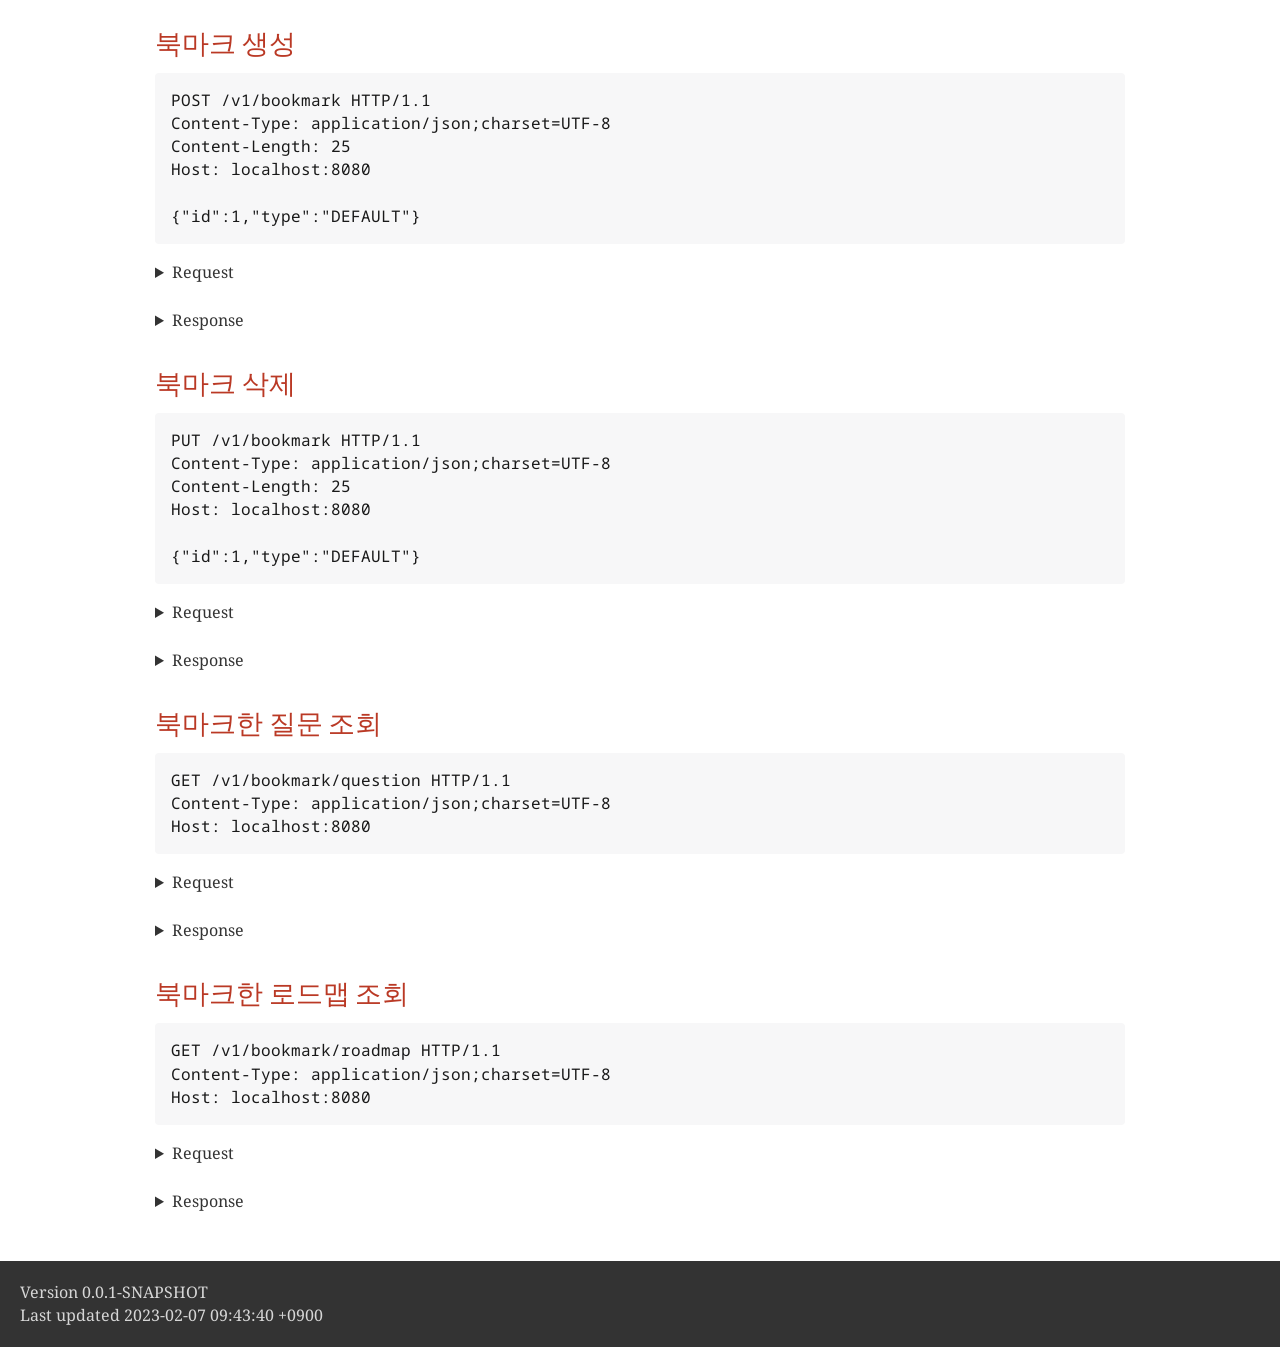
<file: TRY_CATCH/backend/src/main/resources/static/docs/bookmark.html>
<!DOCTYPE html>
<html lang="en">
<head>
<meta charset="UTF-8">
<meta http-equiv="X-UA-Compatible" content="IE=edge">
<meta name="viewport" content="width=device-width, initial-scale=1.0">
<meta name="generator" content="Asciidoctor 2.0.10">
<title>북마크 생성</title>
<link rel="stylesheet" href="https://fonts.googleapis.com/css?family=Open+Sans:300,300italic,400,400italic,600,600italic%7CNoto+Serif:400,400italic,700,700italic%7CDroid+Sans+Mono:400,700">
<style>
/* Asciidoctor default stylesheet | MIT License | https://asciidoctor.org */
/* Uncomment @import statement to use as custom stylesheet */
/*@import "https://fonts.googleapis.com/css?family=Open+Sans:300,300italic,400,400italic,600,600italic%7CNoto+Serif:400,400italic,700,700italic%7CDroid+Sans+Mono:400,700";*/
article,aside,details,figcaption,figure,footer,header,hgroup,main,nav,section{display:block}
audio,video{display:inline-block}
audio:not([controls]){display:none;height:0}
html{font-family:sans-serif;-ms-text-size-adjust:100%;-webkit-text-size-adjust:100%}
a{background:none}
a:focus{outline:thin dotted}
a:active,a:hover{outline:0}
h1{font-size:2em;margin:.67em 0}
abbr[title]{border-bottom:1px dotted}
b,strong{font-weight:bold}
dfn{font-style:italic}
hr{-moz-box-sizing:content-box;box-sizing:content-box;height:0}
mark{background:#ff0;color:#000}
code,kbd,pre,samp{font-family:monospace;font-size:1em}
pre{white-space:pre-wrap}
q{quotes:"\201C" "\201D" "\2018" "\2019"}
small{font-size:80%}
sub,sup{font-size:75%;line-height:0;position:relative;vertical-align:baseline}
sup{top:-.5em}
sub{bottom:-.25em}
img{border:0}
svg:not(:root){overflow:hidden}
figure{margin:0}
fieldset{border:1px solid silver;margin:0 2px;padding:.35em .625em .75em}
legend{border:0;padding:0}
button,input,select,textarea{font-family:inherit;font-size:100%;margin:0}
button,input{line-height:normal}
button,select{text-transform:none}
button,html input[type="button"],input[type="reset"],input[type="submit"]{-webkit-appearance:button;cursor:pointer}
button[disabled],html input[disabled]{cursor:default}
input[type="checkbox"],input[type="radio"]{box-sizing:border-box;padding:0}
button::-moz-focus-inner,input::-moz-focus-inner{border:0;padding:0}
textarea{overflow:auto;vertical-align:top}
table{border-collapse:collapse;border-spacing:0}
*,*::before,*::after{-moz-box-sizing:border-box;-webkit-box-sizing:border-box;box-sizing:border-box}
html,body{font-size:100%}
body{background:#fff;color:rgba(0,0,0,.8);padding:0;margin:0;font-family:"Noto Serif","DejaVu Serif",serif;font-weight:400;font-style:normal;line-height:1;position:relative;cursor:auto;tab-size:4;-moz-osx-font-smoothing:grayscale;-webkit-font-smoothing:antialiased}
a:hover{cursor:pointer}
img,object,embed{max-width:100%;height:auto}
object,embed{height:100%}
img{-ms-interpolation-mode:bicubic}
.left{float:left!important}
.right{float:right!important}
.text-left{text-align:left!important}
.text-right{text-align:right!important}
.text-center{text-align:center!important}
.text-justify{text-align:justify!important}
.hide{display:none}
img,object,svg{display:inline-block;vertical-align:middle}
textarea{height:auto;min-height:50px}
select{width:100%}
.center{margin-left:auto;margin-right:auto}
.stretch{width:100%}
.subheader,.admonitionblock td.content>.title,.audioblock>.title,.exampleblock>.title,.imageblock>.title,.listingblock>.title,.literalblock>.title,.stemblock>.title,.openblock>.title,.paragraph>.title,.quoteblock>.title,table.tableblock>.title,.verseblock>.title,.videoblock>.title,.dlist>.title,.olist>.title,.ulist>.title,.qlist>.title,.hdlist>.title{line-height:1.45;color:#7a2518;font-weight:400;margin-top:0;margin-bottom:.25em}
div,dl,dt,dd,ul,ol,li,h1,h2,h3,#toctitle,.sidebarblock>.content>.title,h4,h5,h6,pre,form,p,blockquote,th,td{margin:0;padding:0;direction:ltr}
a{color:#2156a5;text-decoration:underline;line-height:inherit}
a:hover,a:focus{color:#1d4b8f}
a img{border:0}
p{font-family:inherit;font-weight:400;font-size:1em;line-height:1.6;margin-bottom:1.25em;text-rendering:optimizeLegibility}
p aside{font-size:.875em;line-height:1.35;font-style:italic}
h1,h2,h3,#toctitle,.sidebarblock>.content>.title,h4,h5,h6{font-family:"Open Sans","DejaVu Sans",sans-serif;font-weight:300;font-style:normal;color:#ba3925;text-rendering:optimizeLegibility;margin-top:1em;margin-bottom:.5em;line-height:1.0125em}
h1 small,h2 small,h3 small,#toctitle small,.sidebarblock>.content>.title small,h4 small,h5 small,h6 small{font-size:60%;color:#e99b8f;line-height:0}
h1{font-size:2.125em}
h2{font-size:1.6875em}
h3,#toctitle,.sidebarblock>.content>.title{font-size:1.375em}
h4,h5{font-size:1.125em}
h6{font-size:1em}
hr{border:solid #dddddf;border-width:1px 0 0;clear:both;margin:1.25em 0 1.1875em;height:0}
em,i{font-style:italic;line-height:inherit}
strong,b{font-weight:bold;line-height:inherit}
small{font-size:60%;line-height:inherit}
code{font-family:"Droid Sans Mono","DejaVu Sans Mono",monospace;font-weight:400;color:rgba(0,0,0,.9)}
ul,ol,dl{font-size:1em;line-height:1.6;margin-bottom:1.25em;list-style-position:outside;font-family:inherit}
ul,ol{margin-left:1.5em}
ul li ul,ul li ol{margin-left:1.25em;margin-bottom:0;font-size:1em}
ul.square li ul,ul.circle li ul,ul.disc li ul{list-style:inherit}
ul.square{list-style-type:square}
ul.circle{list-style-type:circle}
ul.disc{list-style-type:disc}
ol li ul,ol li ol{margin-left:1.25em;margin-bottom:0}
dl dt{margin-bottom:.3125em;font-weight:bold}
dl dd{margin-bottom:1.25em}
abbr,acronym{text-transform:uppercase;font-size:90%;color:rgba(0,0,0,.8);border-bottom:1px dotted #ddd;cursor:help}
abbr{text-transform:none}
blockquote{margin:0 0 1.25em;padding:.5625em 1.25em 0 1.1875em;border-left:1px solid #ddd}
blockquote cite{display:block;font-size:.9375em;color:rgba(0,0,0,.6)}
blockquote cite::before{content:"\2014 \0020"}
blockquote cite a,blockquote cite a:visited{color:rgba(0,0,0,.6)}
blockquote,blockquote p{line-height:1.6;color:rgba(0,0,0,.85)}
@media screen and (min-width:768px){h1,h2,h3,#toctitle,.sidebarblock>.content>.title,h4,h5,h6{line-height:1.2}
h1{font-size:2.75em}
h2{font-size:2.3125em}
h3,#toctitle,.sidebarblock>.content>.title{font-size:1.6875em}
h4{font-size:1.4375em}}
table{background:#fff;margin-bottom:1.25em;border:solid 1px #dedede}
table thead,table tfoot{background:#f7f8f7}
table thead tr th,table thead tr td,table tfoot tr th,table tfoot tr td{padding:.5em .625em .625em;font-size:inherit;color:rgba(0,0,0,.8);text-align:left}
table tr th,table tr td{padding:.5625em .625em;font-size:inherit;color:rgba(0,0,0,.8)}
table tr.even,table tr.alt{background:#f8f8f7}
table thead tr th,table tfoot tr th,table tbody tr td,table tr td,table tfoot tr td{display:table-cell;line-height:1.6}
h1,h2,h3,#toctitle,.sidebarblock>.content>.title,h4,h5,h6{line-height:1.2;word-spacing:-.05em}
h1 strong,h2 strong,h3 strong,#toctitle strong,.sidebarblock>.content>.title strong,h4 strong,h5 strong,h6 strong{font-weight:400}
.clearfix::before,.clearfix::after,.float-group::before,.float-group::after{content:" ";display:table}
.clearfix::after,.float-group::after{clear:both}
:not(pre):not([class^=L])>code{font-size:.9375em;font-style:normal!important;letter-spacing:0;padding:.1em .5ex;word-spacing:-.15em;background:#f7f7f8;-webkit-border-radius:4px;border-radius:4px;line-height:1.45;text-rendering:optimizeSpeed;word-wrap:break-word}
:not(pre)>code.nobreak{word-wrap:normal}
:not(pre)>code.nowrap{white-space:nowrap}
pre{color:rgba(0,0,0,.9);font-family:"Droid Sans Mono","DejaVu Sans Mono",monospace;line-height:1.45;text-rendering:optimizeSpeed}
pre code,pre pre{color:inherit;font-size:inherit;line-height:inherit}
pre>code{display:block}
pre.nowrap,pre.nowrap pre{white-space:pre;word-wrap:normal}
em em{font-style:normal}
strong strong{font-weight:400}
.keyseq{color:rgba(51,51,51,.8)}
kbd{font-family:"Droid Sans Mono","DejaVu Sans Mono",monospace;display:inline-block;color:rgba(0,0,0,.8);font-size:.65em;line-height:1.45;background:#f7f7f7;border:1px solid #ccc;-webkit-border-radius:3px;border-radius:3px;-webkit-box-shadow:0 1px 0 rgba(0,0,0,.2),0 0 0 .1em white inset;box-shadow:0 1px 0 rgba(0,0,0,.2),0 0 0 .1em #fff inset;margin:0 .15em;padding:.2em .5em;vertical-align:middle;position:relative;top:-.1em;white-space:nowrap}
.keyseq kbd:first-child{margin-left:0}
.keyseq kbd:last-child{margin-right:0}
.menuseq,.menuref{color:#000}
.menuseq b:not(.caret),.menuref{font-weight:inherit}
.menuseq{word-spacing:-.02em}
.menuseq b.caret{font-size:1.25em;line-height:.8}
.menuseq i.caret{font-weight:bold;text-align:center;width:.45em}
b.button::before,b.button::after{position:relative;top:-1px;font-weight:400}
b.button::before{content:"[";padding:0 3px 0 2px}
b.button::after{content:"]";padding:0 2px 0 3px}
p a>code:hover{color:rgba(0,0,0,.9)}
#header,#content,#footnotes,#footer{width:100%;margin-left:auto;margin-right:auto;margin-top:0;margin-bottom:0;max-width:62.5em;*zoom:1;position:relative;padding-left:.9375em;padding-right:.9375em}
#header::before,#header::after,#content::before,#content::after,#footnotes::before,#footnotes::after,#footer::before,#footer::after{content:" ";display:table}
#header::after,#content::after,#footnotes::after,#footer::after{clear:both}
#content{margin-top:1.25em}
#content::before{content:none}
#header>h1:first-child{color:rgba(0,0,0,.85);margin-top:2.25rem;margin-bottom:0}
#header>h1:first-child+#toc{margin-top:8px;border-top:1px solid #dddddf}
#header>h1:only-child,body.toc2 #header>h1:nth-last-child(2){border-bottom:1px solid #dddddf;padding-bottom:8px}
#header .details{border-bottom:1px solid #dddddf;line-height:1.45;padding-top:.25em;padding-bottom:.25em;padding-left:.25em;color:rgba(0,0,0,.6);display:-ms-flexbox;display:-webkit-flex;display:flex;-ms-flex-flow:row wrap;-webkit-flex-flow:row wrap;flex-flow:row wrap}
#header .details span:first-child{margin-left:-.125em}
#header .details span.email a{color:rgba(0,0,0,.85)}
#header .details br{display:none}
#header .details br+span::before{content:"\00a0\2013\00a0"}
#header .details br+span.author::before{content:"\00a0\22c5\00a0";color:rgba(0,0,0,.85)}
#header .details br+span#revremark::before{content:"\00a0|\00a0"}
#header #revnumber{text-transform:capitalize}
#header #revnumber::after{content:"\00a0"}
#content>h1:first-child:not([class]){color:rgba(0,0,0,.85);border-bottom:1px solid #dddddf;padding-bottom:8px;margin-top:0;padding-top:1rem;margin-bottom:1.25rem}
#toc{border-bottom:1px solid #e7e7e9;padding-bottom:.5em}
#toc>ul{margin-left:.125em}
#toc ul.sectlevel0>li>a{font-style:italic}
#toc ul.sectlevel0 ul.sectlevel1{margin:.5em 0}
#toc ul{font-family:"Open Sans","DejaVu Sans",sans-serif;list-style-type:none}
#toc li{line-height:1.3334;margin-top:.3334em}
#toc a{text-decoration:none}
#toc a:active{text-decoration:underline}
#toctitle{color:#7a2518;font-size:1.2em}
@media screen and (min-width:768px){#toctitle{font-size:1.375em}
body.toc2{padding-left:15em;padding-right:0}
#toc.toc2{margin-top:0!important;background:#f8f8f7;position:fixed;width:15em;left:0;top:0;border-right:1px solid #e7e7e9;border-top-width:0!important;border-bottom-width:0!important;z-index:1000;padding:1.25em 1em;height:100%;overflow:auto}
#toc.toc2 #toctitle{margin-top:0;margin-bottom:.8rem;font-size:1.2em}
#toc.toc2>ul{font-size:.9em;margin-bottom:0}
#toc.toc2 ul ul{margin-left:0;padding-left:1em}
#toc.toc2 ul.sectlevel0 ul.sectlevel1{padding-left:0;margin-top:.5em;margin-bottom:.5em}
body.toc2.toc-right{padding-left:0;padding-right:15em}
body.toc2.toc-right #toc.toc2{border-right-width:0;border-left:1px solid #e7e7e9;left:auto;right:0}}
@media screen and (min-width:1280px){body.toc2{padding-left:20em;padding-right:0}
#toc.toc2{width:20em}
#toc.toc2 #toctitle{font-size:1.375em}
#toc.toc2>ul{font-size:.95em}
#toc.toc2 ul ul{padding-left:1.25em}
body.toc2.toc-right{padding-left:0;padding-right:20em}}
#content #toc{border-style:solid;border-width:1px;border-color:#e0e0dc;margin-bottom:1.25em;padding:1.25em;background:#f8f8f7;-webkit-border-radius:4px;border-radius:4px}
#content #toc>:first-child{margin-top:0}
#content #toc>:last-child{margin-bottom:0}
#footer{max-width:100%;background:rgba(0,0,0,.8);padding:1.25em}
#footer-text{color:rgba(255,255,255,.8);line-height:1.44}
#content{margin-bottom:.625em}
.sect1{padding-bottom:.625em}
@media screen and (min-width:768px){#content{margin-bottom:1.25em}
.sect1{padding-bottom:1.25em}}
.sect1:last-child{padding-bottom:0}
.sect1+.sect1{border-top:1px solid #e7e7e9}
#content h1>a.anchor,h2>a.anchor,h3>a.anchor,#toctitle>a.anchor,.sidebarblock>.content>.title>a.anchor,h4>a.anchor,h5>a.anchor,h6>a.anchor{position:absolute;z-index:1001;width:1.5ex;margin-left:-1.5ex;display:block;text-decoration:none!important;visibility:hidden;text-align:center;font-weight:400}
#content h1>a.anchor::before,h2>a.anchor::before,h3>a.anchor::before,#toctitle>a.anchor::before,.sidebarblock>.content>.title>a.anchor::before,h4>a.anchor::before,h5>a.anchor::before,h6>a.anchor::before{content:"\00A7";font-size:.85em;display:block;padding-top:.1em}
#content h1:hover>a.anchor,#content h1>a.anchor:hover,h2:hover>a.anchor,h2>a.anchor:hover,h3:hover>a.anchor,#toctitle:hover>a.anchor,.sidebarblock>.content>.title:hover>a.anchor,h3>a.anchor:hover,#toctitle>a.anchor:hover,.sidebarblock>.content>.title>a.anchor:hover,h4:hover>a.anchor,h4>a.anchor:hover,h5:hover>a.anchor,h5>a.anchor:hover,h6:hover>a.anchor,h6>a.anchor:hover{visibility:visible}
#content h1>a.link,h2>a.link,h3>a.link,#toctitle>a.link,.sidebarblock>.content>.title>a.link,h4>a.link,h5>a.link,h6>a.link{color:#ba3925;text-decoration:none}
#content h1>a.link:hover,h2>a.link:hover,h3>a.link:hover,#toctitle>a.link:hover,.sidebarblock>.content>.title>a.link:hover,h4>a.link:hover,h5>a.link:hover,h6>a.link:hover{color:#a53221}
details,.audioblock,.imageblock,.literalblock,.listingblock,.stemblock,.videoblock{margin-bottom:1.25em}
details>summary:first-of-type{cursor:pointer;display:list-item;outline:none;margin-bottom:.75em}
.admonitionblock td.content>.title,.audioblock>.title,.exampleblock>.title,.imageblock>.title,.listingblock>.title,.literalblock>.title,.stemblock>.title,.openblock>.title,.paragraph>.title,.quoteblock>.title,table.tableblock>.title,.verseblock>.title,.videoblock>.title,.dlist>.title,.olist>.title,.ulist>.title,.qlist>.title,.hdlist>.title{text-rendering:optimizeLegibility;text-align:left;font-family:"Noto Serif","DejaVu Serif",serif;font-size:1rem;font-style:italic}
table.tableblock.fit-content>caption.title{white-space:nowrap;width:0}
.paragraph.lead>p,#preamble>.sectionbody>[class="paragraph"]:first-of-type p{font-size:1.21875em;line-height:1.6;color:rgba(0,0,0,.85)}
table.tableblock #preamble>.sectionbody>[class="paragraph"]:first-of-type p{font-size:inherit}
.admonitionblock>table{border-collapse:separate;border:0;background:none;width:100%}
.admonitionblock>table td.icon{text-align:center;width:80px}
.admonitionblock>table td.icon img{max-width:none}
.admonitionblock>table td.icon .title{font-weight:bold;font-family:"Open Sans","DejaVu Sans",sans-serif;text-transform:uppercase}
.admonitionblock>table td.content{padding-left:1.125em;padding-right:1.25em;border-left:1px solid #dddddf;color:rgba(0,0,0,.6)}
.admonitionblock>table td.content>:last-child>:last-child{margin-bottom:0}
.exampleblock>.content{border-style:solid;border-width:1px;border-color:#e6e6e6;margin-bottom:1.25em;padding:1.25em;background:#fff;-webkit-border-radius:4px;border-radius:4px}
.exampleblock>.content>:first-child{margin-top:0}
.exampleblock>.content>:last-child{margin-bottom:0}
.sidebarblock{border-style:solid;border-width:1px;border-color:#dbdbd6;margin-bottom:1.25em;padding:1.25em;background:#f3f3f2;-webkit-border-radius:4px;border-radius:4px}
.sidebarblock>:first-child{margin-top:0}
.sidebarblock>:last-child{margin-bottom:0}
.sidebarblock>.content>.title{color:#7a2518;margin-top:0;text-align:center}
.exampleblock>.content>:last-child>:last-child,.exampleblock>.content .olist>ol>li:last-child>:last-child,.exampleblock>.content .ulist>ul>li:last-child>:last-child,.exampleblock>.content .qlist>ol>li:last-child>:last-child,.sidebarblock>.content>:last-child>:last-child,.sidebarblock>.content .olist>ol>li:last-child>:last-child,.sidebarblock>.content .ulist>ul>li:last-child>:last-child,.sidebarblock>.content .qlist>ol>li:last-child>:last-child{margin-bottom:0}
.literalblock pre,.listingblock>.content>pre{-webkit-border-radius:4px;border-radius:4px;word-wrap:break-word;overflow-x:auto;padding:1em;font-size:.8125em}
@media screen and (min-width:768px){.literalblock pre,.listingblock>.content>pre{font-size:.90625em}}
@media screen and (min-width:1280px){.literalblock pre,.listingblock>.content>pre{font-size:1em}}
.literalblock pre,.listingblock>.content>pre:not(.highlight),.listingblock>.content>pre[class="highlight"],.listingblock>.content>pre[class^="highlight "]{background:#f7f7f8}
.literalblock.output pre{color:#f7f7f8;background:rgba(0,0,0,.9)}
.listingblock>.content{position:relative}
.listingblock code[data-lang]::before{display:none;content:attr(data-lang);position:absolute;font-size:.75em;top:.425rem;right:.5rem;line-height:1;text-transform:uppercase;color:inherit;opacity:.5}
.listingblock:hover code[data-lang]::before{display:block}
.listingblock.terminal pre .command::before{content:attr(data-prompt);padding-right:.5em;color:inherit;opacity:.5}
.listingblock.terminal pre .command:not([data-prompt])::before{content:"$"}
.listingblock pre.highlightjs{padding:0}
.listingblock pre.highlightjs>code{padding:1em;-webkit-border-radius:4px;border-radius:4px}
.listingblock pre.prettyprint{border-width:0}
.prettyprint{background:#f7f7f8}
pre.prettyprint .linenums{line-height:1.45;margin-left:2em}
pre.prettyprint li{background:none;list-style-type:inherit;padding-left:0}
pre.prettyprint li code[data-lang]::before{opacity:1}
pre.prettyprint li:not(:first-child) code[data-lang]::before{display:none}
table.linenotable{border-collapse:separate;border:0;margin-bottom:0;background:none}
table.linenotable td[class]{color:inherit;vertical-align:top;padding:0;line-height:inherit;white-space:normal}
table.linenotable td.code{padding-left:.75em}
table.linenotable td.linenos{border-right:1px solid currentColor;opacity:.35;padding-right:.5em}
pre.pygments .lineno{border-right:1px solid currentColor;opacity:.35;display:inline-block;margin-right:.75em}
pre.pygments .lineno::before{content:"";margin-right:-.125em}
.quoteblock{margin:0 1em 1.25em 1.5em;display:table}
.quoteblock:not(.excerpt)>.title{margin-left:-1.5em;margin-bottom:.75em}
.quoteblock blockquote,.quoteblock p{color:rgba(0,0,0,.85);font-size:1.15rem;line-height:1.75;word-spacing:.1em;letter-spacing:0;font-style:italic;text-align:justify}
.quoteblock blockquote{margin:0;padding:0;border:0}
.quoteblock blockquote::before{content:"\201c";float:left;font-size:2.75em;font-weight:bold;line-height:.6em;margin-left:-.6em;color:#7a2518;text-shadow:0 1px 2px rgba(0,0,0,.1)}
.quoteblock blockquote>.paragraph:last-child p{margin-bottom:0}
.quoteblock .attribution{margin-top:.75em;margin-right:.5ex;text-align:right}
.verseblock{margin:0 1em 1.25em}
.verseblock pre{font-family:"Open Sans","DejaVu Sans",sans;font-size:1.15rem;color:rgba(0,0,0,.85);font-weight:300;text-rendering:optimizeLegibility}
.verseblock pre strong{font-weight:400}
.verseblock .attribution{margin-top:1.25rem;margin-left:.5ex}
.quoteblock .attribution,.verseblock .attribution{font-size:.9375em;line-height:1.45;font-style:italic}
.quoteblock .attribution br,.verseblock .attribution br{display:none}
.quoteblock .attribution cite,.verseblock .attribution cite{display:block;letter-spacing:-.025em;color:rgba(0,0,0,.6)}
.quoteblock.abstract blockquote::before,.quoteblock.excerpt blockquote::before,.quoteblock .quoteblock blockquote::before{display:none}
.quoteblock.abstract blockquote,.quoteblock.abstract p,.quoteblock.excerpt blockquote,.quoteblock.excerpt p,.quoteblock .quoteblock blockquote,.quoteblock .quoteblock p{line-height:1.6;word-spacing:0}
.quoteblock.abstract{margin:0 1em 1.25em;display:block}
.quoteblock.abstract>.title{margin:0 0 .375em;font-size:1.15em;text-align:center}
.quoteblock.excerpt>blockquote,.quoteblock .quoteblock{padding:0 0 .25em 1em;border-left:.25em solid #dddddf}
.quoteblock.excerpt,.quoteblock .quoteblock{margin-left:0}
.quoteblock.excerpt blockquote,.quoteblock.excerpt p,.quoteblock .quoteblock blockquote,.quoteblock .quoteblock p{color:inherit;font-size:1.0625rem}
.quoteblock.excerpt .attribution,.quoteblock .quoteblock .attribution{color:inherit;text-align:left;margin-right:0}
table.tableblock{max-width:100%;border-collapse:separate}
p.tableblock:last-child{margin-bottom:0}
td.tableblock>.content>:last-child{margin-bottom:-1.25em}
td.tableblock>.content>:last-child.sidebarblock{margin-bottom:0}
table.tableblock,th.tableblock,td.tableblock{border:0 solid #dedede}
table.grid-all>thead>tr>.tableblock,table.grid-all>tbody>tr>.tableblock{border-width:0 1px 1px 0}
table.grid-all>tfoot>tr>.tableblock{border-width:1px 1px 0 0}
table.grid-cols>*>tr>.tableblock{border-width:0 1px 0 0}
table.grid-rows>thead>tr>.tableblock,table.grid-rows>tbody>tr>.tableblock{border-width:0 0 1px}
table.grid-rows>tfoot>tr>.tableblock{border-width:1px 0 0}
table.grid-all>*>tr>.tableblock:last-child,table.grid-cols>*>tr>.tableblock:last-child{border-right-width:0}
table.grid-all>tbody>tr:last-child>.tableblock,table.grid-all>thead:last-child>tr>.tableblock,table.grid-rows>tbody>tr:last-child>.tableblock,table.grid-rows>thead:last-child>tr>.tableblock{border-bottom-width:0}
table.frame-all{border-width:1px}
table.frame-sides{border-width:0 1px}
table.frame-topbot,table.frame-ends{border-width:1px 0}
table.stripes-all tr,table.stripes-odd tr:nth-of-type(odd),table.stripes-even tr:nth-of-type(even),table.stripes-hover tr:hover{background:#f8f8f7}
th.halign-left,td.halign-left{text-align:left}
th.halign-right,td.halign-right{text-align:right}
th.halign-center,td.halign-center{text-align:center}
th.valign-top,td.valign-top{vertical-align:top}
th.valign-bottom,td.valign-bottom{vertical-align:bottom}
th.valign-middle,td.valign-middle{vertical-align:middle}
table thead th,table tfoot th{font-weight:bold}
tbody tr th{display:table-cell;line-height:1.6;background:#f7f8f7}
tbody tr th,tbody tr th p,tfoot tr th,tfoot tr th p{color:rgba(0,0,0,.8);font-weight:bold}
p.tableblock>code:only-child{background:none;padding:0}
p.tableblock{font-size:1em}
ol{margin-left:1.75em}
ul li ol{margin-left:1.5em}
dl dd{margin-left:1.125em}
dl dd:last-child,dl dd:last-child>:last-child{margin-bottom:0}
ol>li p,ul>li p,ul dd,ol dd,.olist .olist,.ulist .ulist,.ulist .olist,.olist .ulist{margin-bottom:.625em}
ul.checklist,ul.none,ol.none,ul.no-bullet,ol.no-bullet,ol.unnumbered,ul.unstyled,ol.unstyled{list-style-type:none}
ul.no-bullet,ol.no-bullet,ol.unnumbered{margin-left:.625em}
ul.unstyled,ol.unstyled{margin-left:0}
ul.checklist{margin-left:.625em}
ul.checklist li>p:first-child>.fa-square-o:first-child,ul.checklist li>p:first-child>.fa-check-square-o:first-child{width:1.25em;font-size:.8em;position:relative;bottom:.125em}
ul.checklist li>p:first-child>input[type="checkbox"]:first-child{margin-right:.25em}
ul.inline{display:-ms-flexbox;display:-webkit-box;display:flex;-ms-flex-flow:row wrap;-webkit-flex-flow:row wrap;flex-flow:row wrap;list-style:none;margin:0 0 .625em -1.25em}
ul.inline>li{margin-left:1.25em}
.unstyled dl dt{font-weight:400;font-style:normal}
ol.arabic{list-style-type:decimal}
ol.decimal{list-style-type:decimal-leading-zero}
ol.loweralpha{list-style-type:lower-alpha}
ol.upperalpha{list-style-type:upper-alpha}
ol.lowerroman{list-style-type:lower-roman}
ol.upperroman{list-style-type:upper-roman}
ol.lowergreek{list-style-type:lower-greek}
.hdlist>table,.colist>table{border:0;background:none}
.hdlist>table>tbody>tr,.colist>table>tbody>tr{background:none}
td.hdlist1,td.hdlist2{vertical-align:top;padding:0 .625em}
td.hdlist1{font-weight:bold;padding-bottom:1.25em}
.literalblock+.colist,.listingblock+.colist{margin-top:-.5em}
.colist td:not([class]):first-child{padding:.4em .75em 0;line-height:1;vertical-align:top}
.colist td:not([class]):first-child img{max-width:none}
.colist td:not([class]):last-child{padding:.25em 0}
.thumb,.th{line-height:0;display:inline-block;border:solid 4px #fff;-webkit-box-shadow:0 0 0 1px #ddd;box-shadow:0 0 0 1px #ddd}
.imageblock.left{margin:.25em .625em 1.25em 0}
.imageblock.right{margin:.25em 0 1.25em .625em}
.imageblock>.title{margin-bottom:0}
.imageblock.thumb,.imageblock.th{border-width:6px}
.imageblock.thumb>.title,.imageblock.th>.title{padding:0 .125em}
.image.left,.image.right{margin-top:.25em;margin-bottom:.25em;display:inline-block;line-height:0}
.image.left{margin-right:.625em}
.image.right{margin-left:.625em}
a.image{text-decoration:none;display:inline-block}
a.image object{pointer-events:none}
sup.footnote,sup.footnoteref{font-size:.875em;position:static;vertical-align:super}
sup.footnote a,sup.footnoteref a{text-decoration:none}
sup.footnote a:active,sup.footnoteref a:active{text-decoration:underline}
#footnotes{padding-top:.75em;padding-bottom:.75em;margin-bottom:.625em}
#footnotes hr{width:20%;min-width:6.25em;margin:-.25em 0 .75em;border-width:1px 0 0}
#footnotes .footnote{padding:0 .375em 0 .225em;line-height:1.3334;font-size:.875em;margin-left:1.2em;margin-bottom:.2em}
#footnotes .footnote a:first-of-type{font-weight:bold;text-decoration:none;margin-left:-1.05em}
#footnotes .footnote:last-of-type{margin-bottom:0}
#content #footnotes{margin-top:-.625em;margin-bottom:0;padding:.75em 0}
.gist .file-data>table{border:0;background:#fff;width:100%;margin-bottom:0}
.gist .file-data>table td.line-data{width:99%}
div.unbreakable{page-break-inside:avoid}
.big{font-size:larger}
.small{font-size:smaller}
.underline{text-decoration:underline}
.overline{text-decoration:overline}
.line-through{text-decoration:line-through}
.aqua{color:#00bfbf}
.aqua-background{background:#00fafa}
.black{color:#000}
.black-background{background:#000}
.blue{color:#0000bf}
.blue-background{background:#0000fa}
.fuchsia{color:#bf00bf}
.fuchsia-background{background:#fa00fa}
.gray{color:#606060}
.gray-background{background:#7d7d7d}
.green{color:#006000}
.green-background{background:#007d00}
.lime{color:#00bf00}
.lime-background{background:#00fa00}
.maroon{color:#600000}
.maroon-background{background:#7d0000}
.navy{color:#000060}
.navy-background{background:#00007d}
.olive{color:#606000}
.olive-background{background:#7d7d00}
.purple{color:#600060}
.purple-background{background:#7d007d}
.red{color:#bf0000}
.red-background{background:#fa0000}
.silver{color:#909090}
.silver-background{background:#bcbcbc}
.teal{color:#006060}
.teal-background{background:#007d7d}
.white{color:#bfbfbf}
.white-background{background:#fafafa}
.yellow{color:#bfbf00}
.yellow-background{background:#fafa00}
span.icon>.fa{cursor:default}
a span.icon>.fa{cursor:inherit}
.admonitionblock td.icon [class^="fa icon-"]{font-size:2.5em;text-shadow:1px 1px 2px rgba(0,0,0,.5);cursor:default}
.admonitionblock td.icon .icon-note::before{content:"\f05a";color:#19407c}
.admonitionblock td.icon .icon-tip::before{content:"\f0eb";text-shadow:1px 1px 2px rgba(155,155,0,.8);color:#111}
.admonitionblock td.icon .icon-warning::before{content:"\f071";color:#bf6900}
.admonitionblock td.icon .icon-caution::before{content:"\f06d";color:#bf3400}
.admonitionblock td.icon .icon-important::before{content:"\f06a";color:#bf0000}
.conum[data-value]{display:inline-block;color:#fff!important;background:rgba(0,0,0,.8);-webkit-border-radius:100px;border-radius:100px;text-align:center;font-size:.75em;width:1.67em;height:1.67em;line-height:1.67em;font-family:"Open Sans","DejaVu Sans",sans-serif;font-style:normal;font-weight:bold}
.conum[data-value] *{color:#fff!important}
.conum[data-value]+b{display:none}
.conum[data-value]::after{content:attr(data-value)}
pre .conum[data-value]{position:relative;top:-.125em}
b.conum *{color:inherit!important}
.conum:not([data-value]):empty{display:none}
dt,th.tableblock,td.content,div.footnote{text-rendering:optimizeLegibility}
h1,h2,p,td.content,span.alt{letter-spacing:-.01em}
p strong,td.content strong,div.footnote strong{letter-spacing:-.005em}
p,blockquote,dt,td.content,span.alt{font-size:1.0625rem}
p{margin-bottom:1.25rem}
.sidebarblock p,.sidebarblock dt,.sidebarblock td.content,p.tableblock{font-size:1em}
.exampleblock>.content{background:#fffef7;border-color:#e0e0dc;-webkit-box-shadow:0 1px 4px #e0e0dc;box-shadow:0 1px 4px #e0e0dc}
.print-only{display:none!important}
@page{margin:1.25cm .75cm}
@media print{*{-webkit-box-shadow:none!important;box-shadow:none!important;text-shadow:none!important}
html{font-size:80%}
a{color:inherit!important;text-decoration:underline!important}
a.bare,a[href^="#"],a[href^="mailto:"]{text-decoration:none!important}
a[href^="http:"]:not(.bare)::after,a[href^="https:"]:not(.bare)::after{content:"(" attr(href) ")";display:inline-block;font-size:.875em;padding-left:.25em}
abbr[title]::after{content:" (" attr(title) ")"}
pre,blockquote,tr,img,object,svg{page-break-inside:avoid}
thead{display:table-header-group}
svg{max-width:100%}
p,blockquote,dt,td.content{font-size:1em;orphans:3;widows:3}
h2,h3,#toctitle,.sidebarblock>.content>.title{page-break-after:avoid}
#toc,.sidebarblock,.exampleblock>.content{background:none!important}
#toc{border-bottom:1px solid #dddddf!important;padding-bottom:0!important}
body.book #header{text-align:center}
body.book #header>h1:first-child{border:0!important;margin:2.5em 0 1em}
body.book #header .details{border:0!important;display:block;padding:0!important}
body.book #header .details span:first-child{margin-left:0!important}
body.book #header .details br{display:block}
body.book #header .details br+span::before{content:none!important}
body.book #toc{border:0!important;text-align:left!important;padding:0!important;margin:0!important}
body.book #toc,body.book #preamble,body.book h1.sect0,body.book .sect1>h2{page-break-before:always}
.listingblock code[data-lang]::before{display:block}
#footer{padding:0 .9375em}
.hide-on-print{display:none!important}
.print-only{display:block!important}
.hide-for-print{display:none!important}
.show-for-print{display:inherit!important}}
@media print,amzn-kf8{#header>h1:first-child{margin-top:1.25rem}
.sect1{padding:0!important}
.sect1+.sect1{border:0}
#footer{background:none}
#footer-text{color:rgba(0,0,0,.6);font-size:.9em}}
@media amzn-kf8{#header,#content,#footnotes,#footer{padding:0}}
</style>
</head>
<body class="article">
<div id="header">
</div>
<div id="content">
<div class="sect2">
<h3 id="_북마크_생성">북마크 생성</h3>
<div class="listingblock">
<div class="content">
<pre class="highlight nowrap"><code class="language-http" data-lang="http">POST /v1/bookmark HTTP/1.1
Content-Type: application/json;charset=UTF-8
Content-Length: 25
Host: localhost:8080

{"id":1,"type":"DEFAULT"}</code></pre>
</div>
</div>
<details>
<summary class="title">Request</summary>
<div class="content">
<table class="tableblock frame-all grid-all stretch">
<caption class="title">Table 1. Headers</caption>
<colgroup>
<col style="width: 50%;">
<col style="width: 50%;">
</colgroup>
<thead>
<tr>
<th class="tableblock halign-left valign-top">Name</th>
<th class="tableblock halign-left valign-top">Description</th>
</tr>
</thead>
<tbody>
<tr>
<td class="tableblock halign-left valign-top"><p class="tableblock"><code>Authorization</code></p></td>
<td class="tableblock halign-left valign-top"><p class="tableblock">인증 토큰</p></td>
</tr>
</tbody>
</table>
</div>
</details>
<details>
<summary class="title">Response</summary>
<div class="content">
<div class="listingblock">
<div class="content">
<pre class="highlight nowrap"><code class="language-http" data-lang="http">HTTP/1.1 200 OK
Vary: Origin
Vary: Access-Control-Request-Method
Vary: Access-Control-Request-Headers
X-Content-Type-Options: nosniff
X-XSS-Protection: 1; mode=block
Cache-Control: no-cache, no-store, max-age=0, must-revalidate
Pragma: no-cache
Expires: 0
X-Frame-Options: DENY</code></pre>
</div>
</div>
</div>
</details>
</div>
<div class="sect2">
<h3 id="_북마크_삭제">북마크 삭제</h3>
<div class="listingblock">
<div class="content">
<pre class="highlight nowrap"><code class="language-http" data-lang="http">PUT /v1/bookmark HTTP/1.1
Content-Type: application/json;charset=UTF-8
Content-Length: 25
Host: localhost:8080

{"id":1,"type":"DEFAULT"}</code></pre>
</div>
</div>
<details>
<summary class="title">Request</summary>
<div class="content">
<table class="tableblock frame-all grid-all stretch">
<caption class="title">Table 2. Headers</caption>
<colgroup>
<col style="width: 50%;">
<col style="width: 50%;">
</colgroup>
<thead>
<tr>
<th class="tableblock halign-left valign-top">Name</th>
<th class="tableblock halign-left valign-top">Description</th>
</tr>
</thead>
<tbody>
<tr>
<td class="tableblock halign-left valign-top"><p class="tableblock"><code>Authorization</code></p></td>
<td class="tableblock halign-left valign-top"><p class="tableblock">인증 토큰</p></td>
</tr>
</tbody>
</table>
<table class="tableblock frame-all grid-all stretch">
<caption class="title">Table 3. Fields</caption>
<colgroup>
<col style="width: 33.3333%;">
<col style="width: 33.3333%;">
<col style="width: 33.3334%;">
</colgroup>
<thead>
<tr>
<th class="tableblock halign-left valign-top">Path</th>
<th class="tableblock halign-left valign-top">Type</th>
<th class="tableblock halign-left valign-top">Description</th>
</tr>
</thead>
<tbody>
<tr>
<td class="tableblock halign-left valign-top"><p class="tableblock"><code>id</code></p></td>
<td class="tableblock halign-left valign-top"><p class="tableblock"><code>number</code></p></td>
<td class="tableblock halign-left valign-top"><p class="tableblock">북마크할 대상의 PK 아이디</p></td>
</tr>
<tr>
<td class="tableblock halign-left valign-top"><p class="tableblock"><code>type</code></p></td>
<td class="tableblock halign-left valign-top"><p class="tableblock"><code>string</code></p></td>
<td class="tableblock halign-left valign-top"><p class="tableblock">북마크할 대상 타입 <code>QUESTION</code>, <code>ANSWER</code>, <code>FEED</code>, <code>ROADMAP</code>, <code>USER</code>, <code>DEFAULT</code></p></td>
</tr>
</tbody>
</table>
</div>
</details>
<details>
<summary class="title">Response</summary>
<div class="content">
<div class="listingblock">
<div class="content">
<pre class="highlight nowrap"><code class="language-http" data-lang="http">HTTP/1.1 200 OK
Vary: Origin
Vary: Access-Control-Request-Method
Vary: Access-Control-Request-Headers
X-Content-Type-Options: nosniff
X-XSS-Protection: 1; mode=block
Cache-Control: no-cache, no-store, max-age=0, must-revalidate
Pragma: no-cache
Expires: 0
X-Frame-Options: DENY</code></pre>
</div>
</div>
</div>
</details>
</div>
<div class="sect2">
<h3 id="_북마크한_질문_조회">북마크한 질문 조회</h3>
<div class="listingblock">
<div class="content">
<pre class="highlight nowrap"><code class="language-http" data-lang="http">GET /v1/bookmark/question HTTP/1.1
Content-Type: application/json;charset=UTF-8
Host: localhost:8080</code></pre>
</div>
</div>
<details>
<summary class="title">Request</summary>
<div class="content">
<table class="tableblock frame-all grid-all stretch">
<caption class="title">Table 4. Headers</caption>
<colgroup>
<col style="width: 50%;">
<col style="width: 50%;">
</colgroup>
<thead>
<tr>
<th class="tableblock halign-left valign-top">Name</th>
<th class="tableblock halign-left valign-top">Description</th>
</tr>
</thead>
<tbody>
<tr>
<td class="tableblock halign-left valign-top"><p class="tableblock"><code>Authorization</code></p></td>
<td class="tableblock halign-left valign-top"><p class="tableblock">인증 토큰</p></td>
</tr>
</tbody>
</table>
</div>
</details>
<details>
<summary class="title">Response</summary>
<div class="content">
<div class="listingblock">
<div class="content">
<pre class="highlight nowrap"><code class="language-http" data-lang="http">HTTP/1.1 200 OK
Vary: Origin
Vary: Access-Control-Request-Method
Vary: Access-Control-Request-Headers
Content-Type: application/json
X-Content-Type-Options: nosniff
X-XSS-Protection: 1; mode=block
Cache-Control: no-cache, no-store, max-age=0, must-revalidate
Pragma: no-cache
Expires: 0
X-Frame-Options: DENY
Content-Length: 2

[]</code></pre>
</div>
</div>
<table class="tableblock frame-all grid-all stretch">
<caption class="title">Table 5. Fields</caption>
<colgroup>
<col style="width: 33.3333%;">
<col style="width: 33.3333%;">
<col style="width: 33.3334%;">
</colgroup>
<thead>
<tr>
<th class="tableblock halign-left valign-top">Path</th>
<th class="tableblock halign-left valign-top">Type</th>
<th class="tableblock halign-left valign-top">Description</th>
</tr>
</thead>
<tbody>
<tr>
<td class="tableblock halign-left valign-top"><p class="tableblock"><code>[].questionId</code></p></td>
<td class="tableblock halign-left valign-top"><p class="tableblock"><code>number</code></p></td>
<td class="tableblock halign-left valign-top"><p class="tableblock">질문 고유 아이디</p></td>
</tr>
<tr>
<td class="tableblock halign-left valign-top"><p class="tableblock"><code>[].title</code></p></td>
<td class="tableblock halign-left valign-top"><p class="tableblock"><code>string</code></p></td>
<td class="tableblock halign-left valign-top"><p class="tableblock">질문 타이틀</p></td>
</tr>
<tr>
<td class="tableblock halign-left valign-top"><p class="tableblock"><code>[].content</code></p></td>
<td class="tableblock halign-left valign-top"><p class="tableblock"><code>string</code></p></td>
<td class="tableblock halign-left valign-top"><p class="tableblock">질문 내용</p></td>
</tr>
<tr>
<td class="tableblock halign-left valign-top"><p class="tableblock"><code>[].tags</code></p></td>
<td class="tableblock halign-left valign-top"><p class="tableblock"><code>string[]</code></p></td>
<td class="tableblock halign-left valign-top"><p class="tableblock">질문 태그 리스트</p></td>
</tr>
<tr>
<td class="tableblock halign-left valign-top"><p class="tableblock"><code>[].viewCount</code></p></td>
<td class="tableblock halign-left valign-top"><p class="tableblock"><code>number</code></p></td>
<td class="tableblock halign-left valign-top"><p class="tableblock">조회수</p></td>
</tr>
<tr>
<td class="tableblock halign-left valign-top"><p class="tableblock"><code>[].likeCount</code></p></td>
<td class="tableblock halign-left valign-top"><p class="tableblock"><code>number</code></p></td>
<td class="tableblock halign-left valign-top"><p class="tableblock">좋아요 수</p></td>
</tr>
<tr>
<td class="tableblock halign-left valign-top"><p class="tableblock"><code>[].answerCount</code></p></td>
<td class="tableblock halign-left valign-top"><p class="tableblock"><code>number</code></p></td>
<td class="tableblock halign-left valign-top"><p class="tableblock">답변 수</p></td>
</tr>
<tr>
<td class="tableblock halign-left valign-top"><p class="tableblock"><code>[].createAt</code></p></td>
<td class="tableblock halign-left valign-top"><p class="tableblock"><code>number</code></p></td>
<td class="tableblock halign-left valign-top"><p class="tableblock">timestamp milliseconds</p></td>
</tr>
</tbody>
</table>
</div>
</details>
</div>
<div class="sect2">
<h3 id="_북마크한_로드맵_조회">북마크한 로드맵 조회</h3>
<div class="listingblock">
<div class="content">
<pre class="highlight nowrap"><code class="language-http" data-lang="http">GET /v1/bookmark/roadmap HTTP/1.1
Content-Type: application/json;charset=UTF-8
Host: localhost:8080</code></pre>
</div>
</div>
<details>
<summary class="title">Request</summary>
<div class="content">
<table class="tableblock frame-all grid-all stretch">
<caption class="title">Table 6. Headers</caption>
<colgroup>
<col style="width: 50%;">
<col style="width: 50%;">
</colgroup>
<thead>
<tr>
<th class="tableblock halign-left valign-top">Name</th>
<th class="tableblock halign-left valign-top">Description</th>
</tr>
</thead>
<tbody>
<tr>
<td class="tableblock halign-left valign-top"><p class="tableblock"><code>Authorization</code></p></td>
<td class="tableblock halign-left valign-top"><p class="tableblock">인증 토큰</p></td>
</tr>
</tbody>
</table>
</div>
</details>
<details>
<summary class="title">Response</summary>
<div class="content">
<div class="listingblock">
<div class="content">
<pre class="highlight nowrap"><code class="language-http" data-lang="http">HTTP/1.1 200 OK
Vary: Origin
Vary: Access-Control-Request-Method
Vary: Access-Control-Request-Headers
Content-Type: application/json
X-Content-Type-Options: nosniff
X-XSS-Protection: 1; mode=block
Cache-Control: no-cache, no-store, max-age=0, must-revalidate
Pragma: no-cache
Expires: 0
X-Frame-Options: DENY
Content-Length: 2

[]</code></pre>
</div>
</div>
<table class="tableblock frame-all grid-all stretch">
<caption class="title">Table 7. Fields</caption>
<colgroup>
<col style="width: 33.3333%;">
<col style="width: 33.3333%;">
<col style="width: 33.3334%;">
</colgroup>
<thead>
<tr>
<th class="tableblock halign-left valign-top">Path</th>
<th class="tableblock halign-left valign-top">Type</th>
<th class="tableblock halign-left valign-top">Description</th>
</tr>
</thead>
<tbody>
<tr>
<td class="tableblock halign-left valign-top"><p class="tableblock"><code>[].roadmapId</code></p></td>
<td class="tableblock halign-left valign-top"><p class="tableblock"><code>Long</code></p></td>
<td class="tableblock halign-left valign-top"><p class="tableblock">로드맵 아이디</p></td>
</tr>
<tr>
<td class="tableblock halign-left valign-top"><p class="tableblock"><code>[].author</code></p></td>
<td class="tableblock halign-left valign-top"><p class="tableblock"><code>SimpleUserInfo</code></p></td>
<td class="tableblock halign-left valign-top"><p class="tableblock">작성자</p></td>
</tr>
<tr>
<td class="tableblock halign-left valign-top"><p class="tableblock"><code>[].author.userId</code></p></td>
<td class="tableblock halign-left valign-top"><p class="tableblock"><code>SimpleUserInfo</code></p></td>
<td class="tableblock halign-left valign-top"><p class="tableblock">작성자 아이디</p></td>
</tr>
<tr>
<td class="tableblock halign-left valign-top"><p class="tableblock"><code>[].author.userName</code></p></td>
<td class="tableblock halign-left valign-top"><p class="tableblock"><code>SimpleUserInfo</code></p></td>
<td class="tableblock halign-left valign-top"><p class="tableblock">작성자 닉네임</p></td>
</tr>
<tr>
<td class="tableblock halign-left valign-top"><p class="tableblock"><code>[].author.profileImage</code></p></td>
<td class="tableblock halign-left valign-top"><p class="tableblock"><code>SimpleUserInfo</code></p></td>
<td class="tableblock halign-left valign-top"><p class="tableblock">작성자 프로필 이미지</p></td>
</tr>
<tr>
<td class="tableblock halign-left valign-top"><p class="tableblock"><code>[].author.companyName</code></p></td>
<td class="tableblock halign-left valign-top"><p class="tableblock"><code>SimpleUserInfo</code></p></td>
<td class="tableblock halign-left valign-top"><p class="tableblock">작성자 인증 회사 이름</p></td>
</tr>
<tr>
<td class="tableblock halign-left valign-top"><p class="tableblock"><code>[].author.isFollowed</code></p></td>
<td class="tableblock halign-left valign-top"><p class="tableblock"><code>SimpleUserInfo</code></p></td>
<td class="tableblock halign-left valign-top"><p class="tableblock">요청자의 작성자 팔로우 여부</p></td>
</tr>
<tr>
<td class="tableblock halign-left valign-top"><p class="tableblock"><code>[].title</code></p></td>
<td class="tableblock halign-left valign-top"><p class="tableblock"><code>String</code></p></td>
<td class="tableblock halign-left valign-top"><p class="tableblock">로드맵 타이틀</p></td>
</tr>
<tr>
<td class="tableblock halign-left valign-top"><p class="tableblock"><code>[].tag</code></p></td>
<td class="tableblock halign-left valign-top"><p class="tableblock"><code>String</code></p></td>
<td class="tableblock halign-left valign-top"><p class="tableblock">로드맵 태그</p></td>
</tr>
<tr>
<td class="tableblock halign-left valign-top"><p class="tableblock"><code>[].nodes</code></p></td>
<td class="tableblock halign-left valign-top"><p class="tableblock"><code>String</code></p></td>
<td class="tableblock halign-left valign-top"><p class="tableblock">로드맵 노드 객체</p></td>
</tr>
<tr>
<td class="tableblock halign-left valign-top"><p class="tableblock"><code>[].edges</code></p></td>
<td class="tableblock halign-left valign-top"><p class="tableblock"><code>String</code></p></td>
<td class="tableblock halign-left valign-top"><p class="tableblock">로드맵 엣지 객체</p></td>
</tr>
<tr>
<td class="tableblock halign-left valign-top"><p class="tableblock"><code>[].likeCount</code></p></td>
<td class="tableblock halign-left valign-top"><p class="tableblock"><code>Integer</code></p></td>
<td class="tableblock halign-left valign-top"><p class="tableblock">좋아요 수</p></td>
</tr>
<tr>
<td class="tableblock halign-left valign-top"><p class="tableblock"><code>[].createdAt</code></p></td>
<td class="tableblock halign-left valign-top"><p class="tableblock"><code>Long</code></p></td>
<td class="tableblock halign-left valign-top"><p class="tableblock">생성일, timestamp millisecond</p></td>
</tr>
<tr>
<td class="tableblock halign-left valign-top"><p class="tableblock"><code>[].updatedAt</code></p></td>
<td class="tableblock halign-left valign-top"><p class="tableblock"><code>Long</code></p></td>
<td class="tableblock halign-left valign-top"><p class="tableblock">업데이트 일, timestamp millisecond</p></td>
</tr>
</tbody>
</table>
</div>
</details>
</div>
</div>
<div id="footer">
<div id="footer-text">
Version 0.0.1-SNAPSHOT<br>
Last updated 2023-02-07 09:43:40 +0900
</div>
</div>
</body>
</html>
</file>
